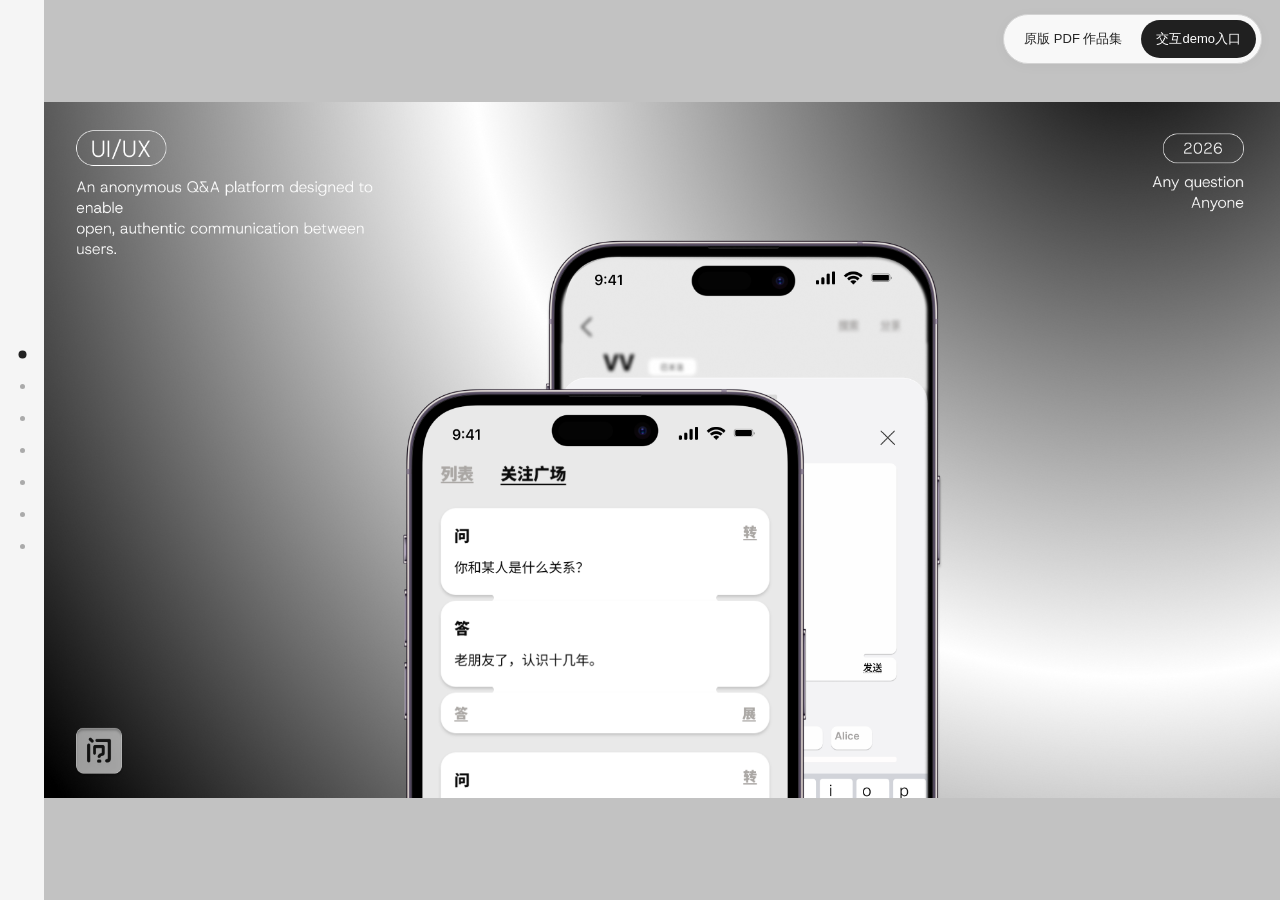
<file: index.html>
<!doctype html>
<html lang="zh-CN">
<head>
  <meta charset="UTF-8">
  <meta name="viewport" content="width=device-width, initial-scale=1.0, viewport-fit=cover">
  <meta name="theme-color" content="#f5f5f5">
  <meta name="description" content="四件的我的匿名提问箱作品集：产品设计、可交互 Demo、使用流程、界面与卡片结构设计。">
  <title>产品设计与 Vibe Coding 实践｜我的匿名提问箱</title>
  <link rel="stylesheet" href="./portfolio.css">
  <script type="module" src="./portfolio-pages.js"></script>
  <link rel="stylesheet" href="./entry-nav.css">
  <script type="module" src="./entry-nav.js"></script>
</head>
<body>
  <main id="portfolio-pages" tabindex="-1" aria-label="产品作品集">
    <h1 class="sr-only">产品设计与 Vibe Coding 实践｜我的匿名提问箱</h1>
    <section class="artwork cover" aria-label="我的匿名提问箱作品封面">
      <img src="./portfolio/cover.webp" width="1920" height="1080" alt="UI/UX 2026。我的匿名提问箱，以匿名问答连接真实交流。银灰色背景上的双手机产品展示。" fetchpriority="high">
    </section>
    <section id="experience" class="experience" aria-labelledby="experience-title">
      <h2 id="experience-title" class="sr-only">可交互产品演示</h2>
      <iframe src="./demo.html" title="我的匿名提问箱可交互 Demo" allow="clipboard-write" referrerpolicy="same-origin"></iframe>
    </section>
    <div id="design" class="design-pages">
      <section class="artwork" aria-label="使用流程">
          <img src="./portfolio/flow.webp" width="1920" height="1080" alt="使用流程：进入广场、提出问题、他人回答、查看回答、持续交流。" loading="lazy" decoding="async">
      </section>
      <section class="artwork" aria-label="产品展示海报">
          <img src="./portfolio/poster.webp" width="1920" height="1080" alt="我的匿名提问箱产品展示，匿名提问、真诚回应和自由交流的界面设计。" loading="lazy" decoding="async">
      </section>
      <section class="artwork" aria-label="高保真模型与票据卡片结构">
          <img src="./portfolio/model.webp" width="1920" height="1080" alt="高保真模型：主界面、提问与回答界面之间的交互关系，以及一、二、三号票据卡片的组合结构。" loading="lazy" decoding="async">
      </section>
      <section class="artwork" aria-label="真机使用场景">
          <img src="./portfolio/hands.webp?v=20261016" width="1920" height="1080" alt="手持手机体验匿名提问箱的产品使用场景。" loading="lazy" decoding="async">
      </section>
      <section class="artwork" aria-label="Question Box APP 视觉展示">
          <img src="./portfolio/closing.webp" width="1920" height="1080" alt="Question Box APP，手机与独立问答票据卡片的最终视觉展示。" loading="lazy" decoding="async">
      </section>
    </div>
  </main>
</body>
</html>
</file>
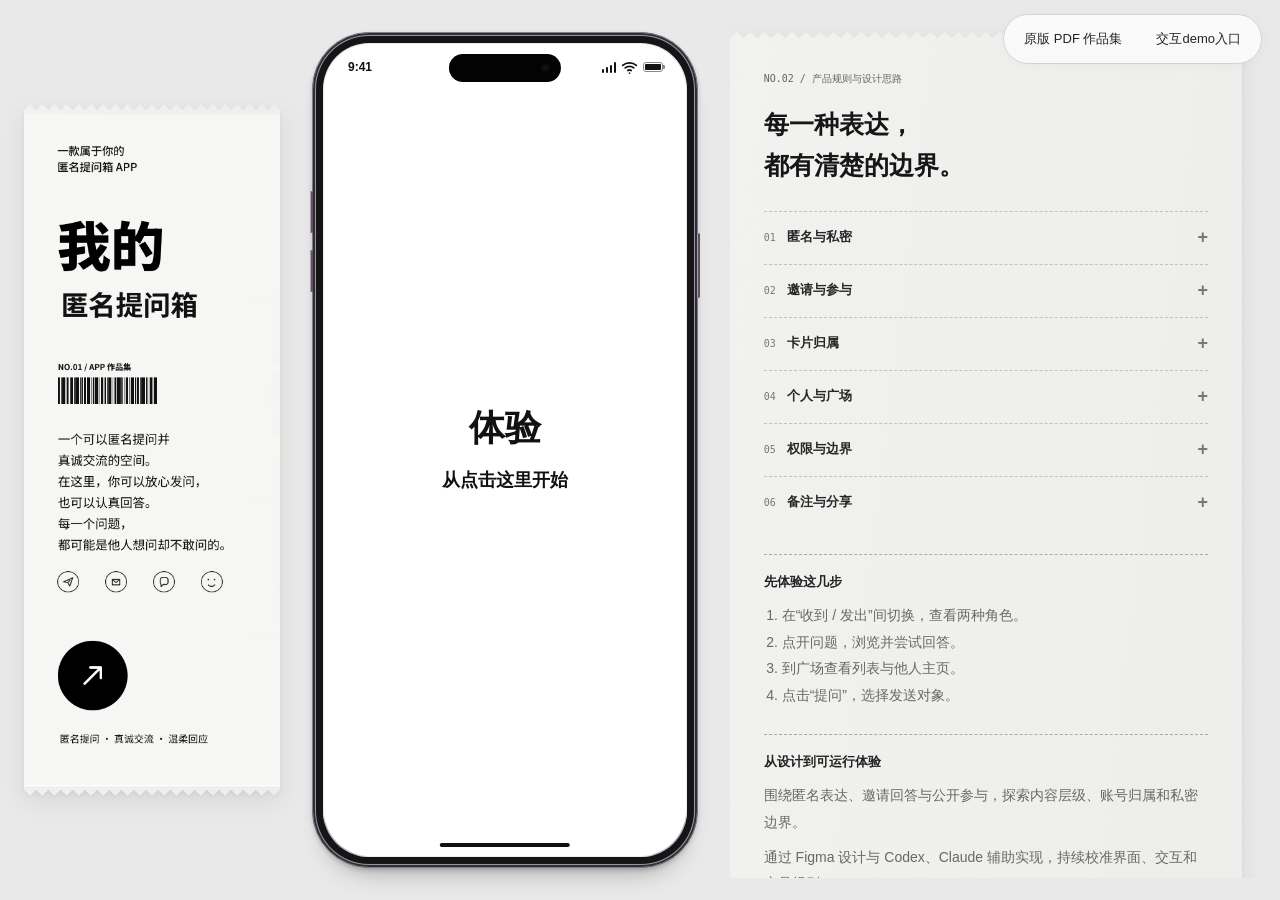
<file: demo.html>
<!doctype html>
<html lang="zh-CN">
<head>
  <meta charset="UTF-8">
  <meta name="viewport" content="width=device-width, initial-scale=1.0, viewport-fit=cover">
  <meta name="theme-color" content="#ececec">
  <title>提问箱</title>
  <script type="module" crossorigin src="./assets/index-LgrNOcZf.js"></script>
  <link rel="stylesheet" crossorigin href="./assets/index-Cpjx-qmE.css">
  <link rel="stylesheet" href="./demo-frame.css">
  <link rel="stylesheet" href="./project-notes.css">
  <link rel="stylesheet" href="./device-frame.css">
  <link rel="stylesheet" href="./receipt-notes.css">
  <link rel="stylesheet" href="./receipt-layout.css">
  <script type="module" src="./project-notes.js"></script>
  <link rel="stylesheet" href="./entry-nav.css">
  <script type="module" src="./entry-nav.js"></script>
</head>
<body>
  <main id="app" class="app-shell" aria-live="polite"></main>
  <div id="toast" class="toast" role="status"></div>
</body>
</html>
</file>
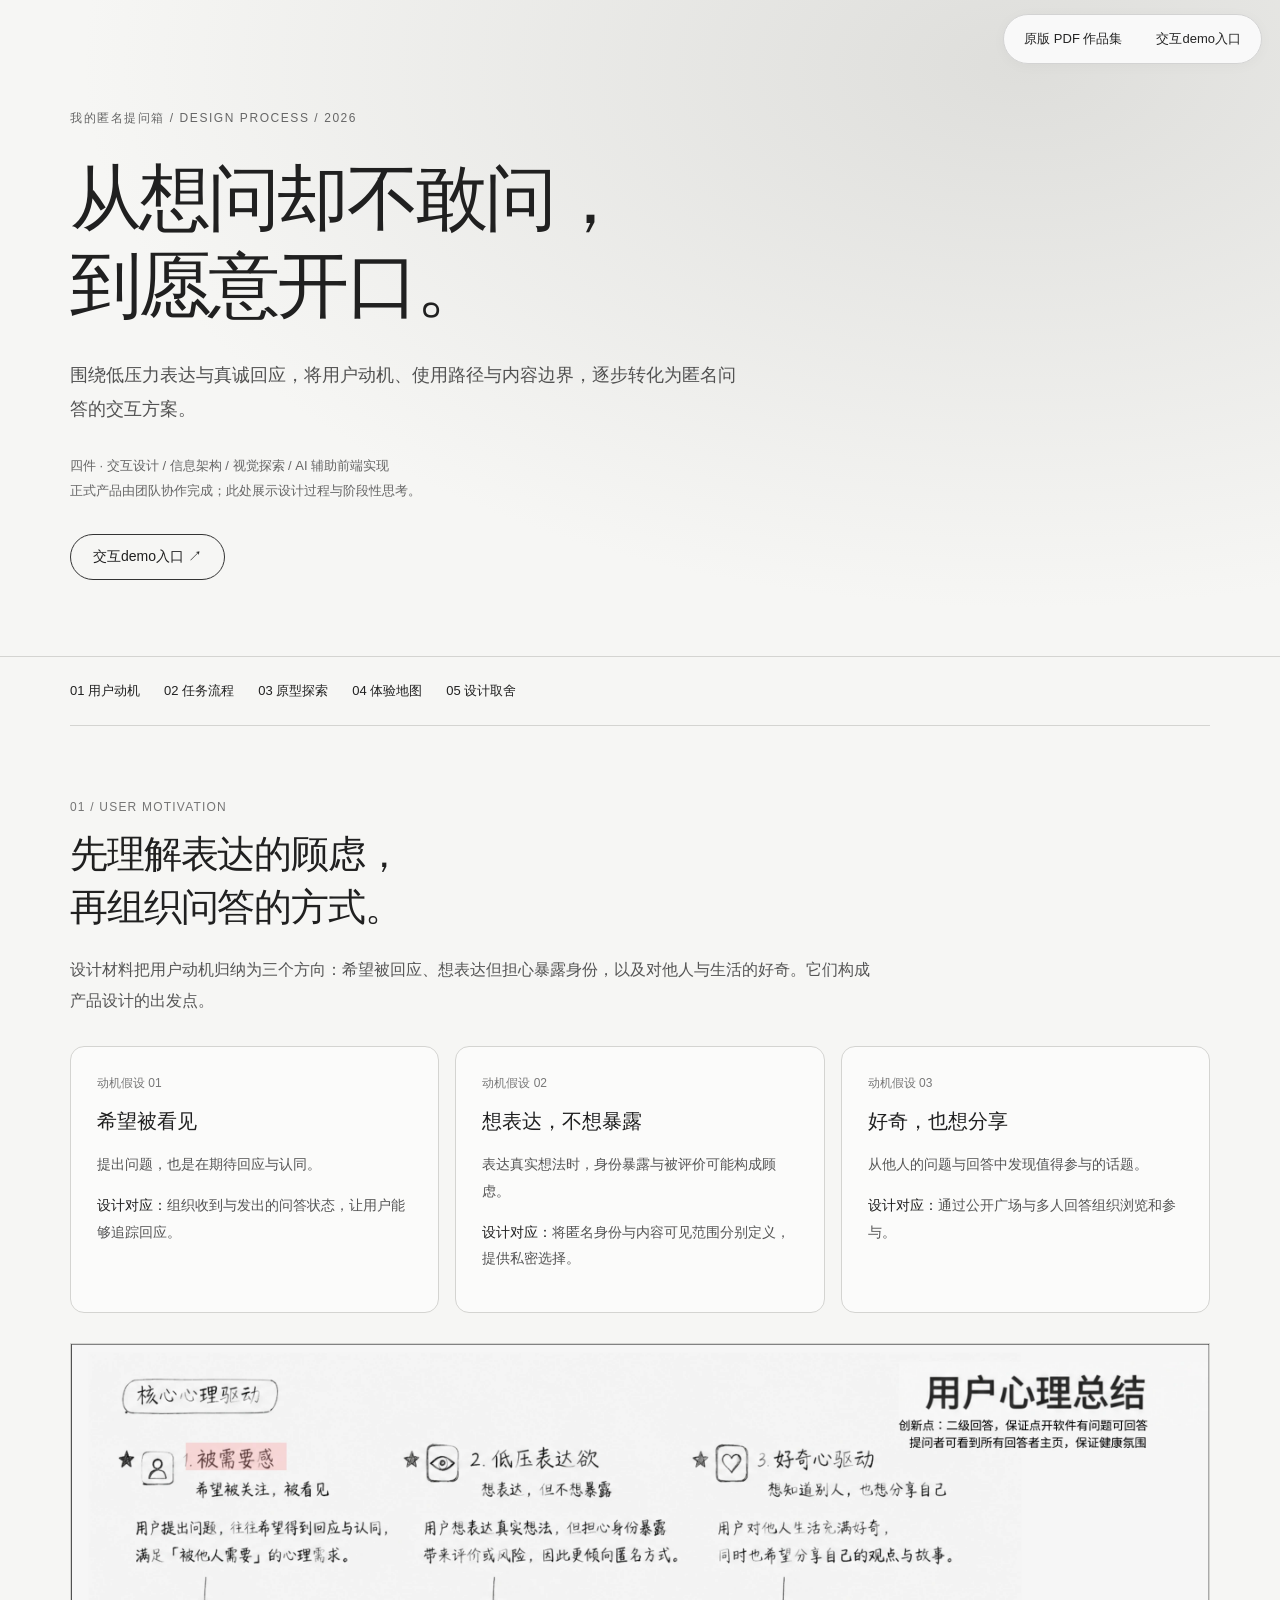
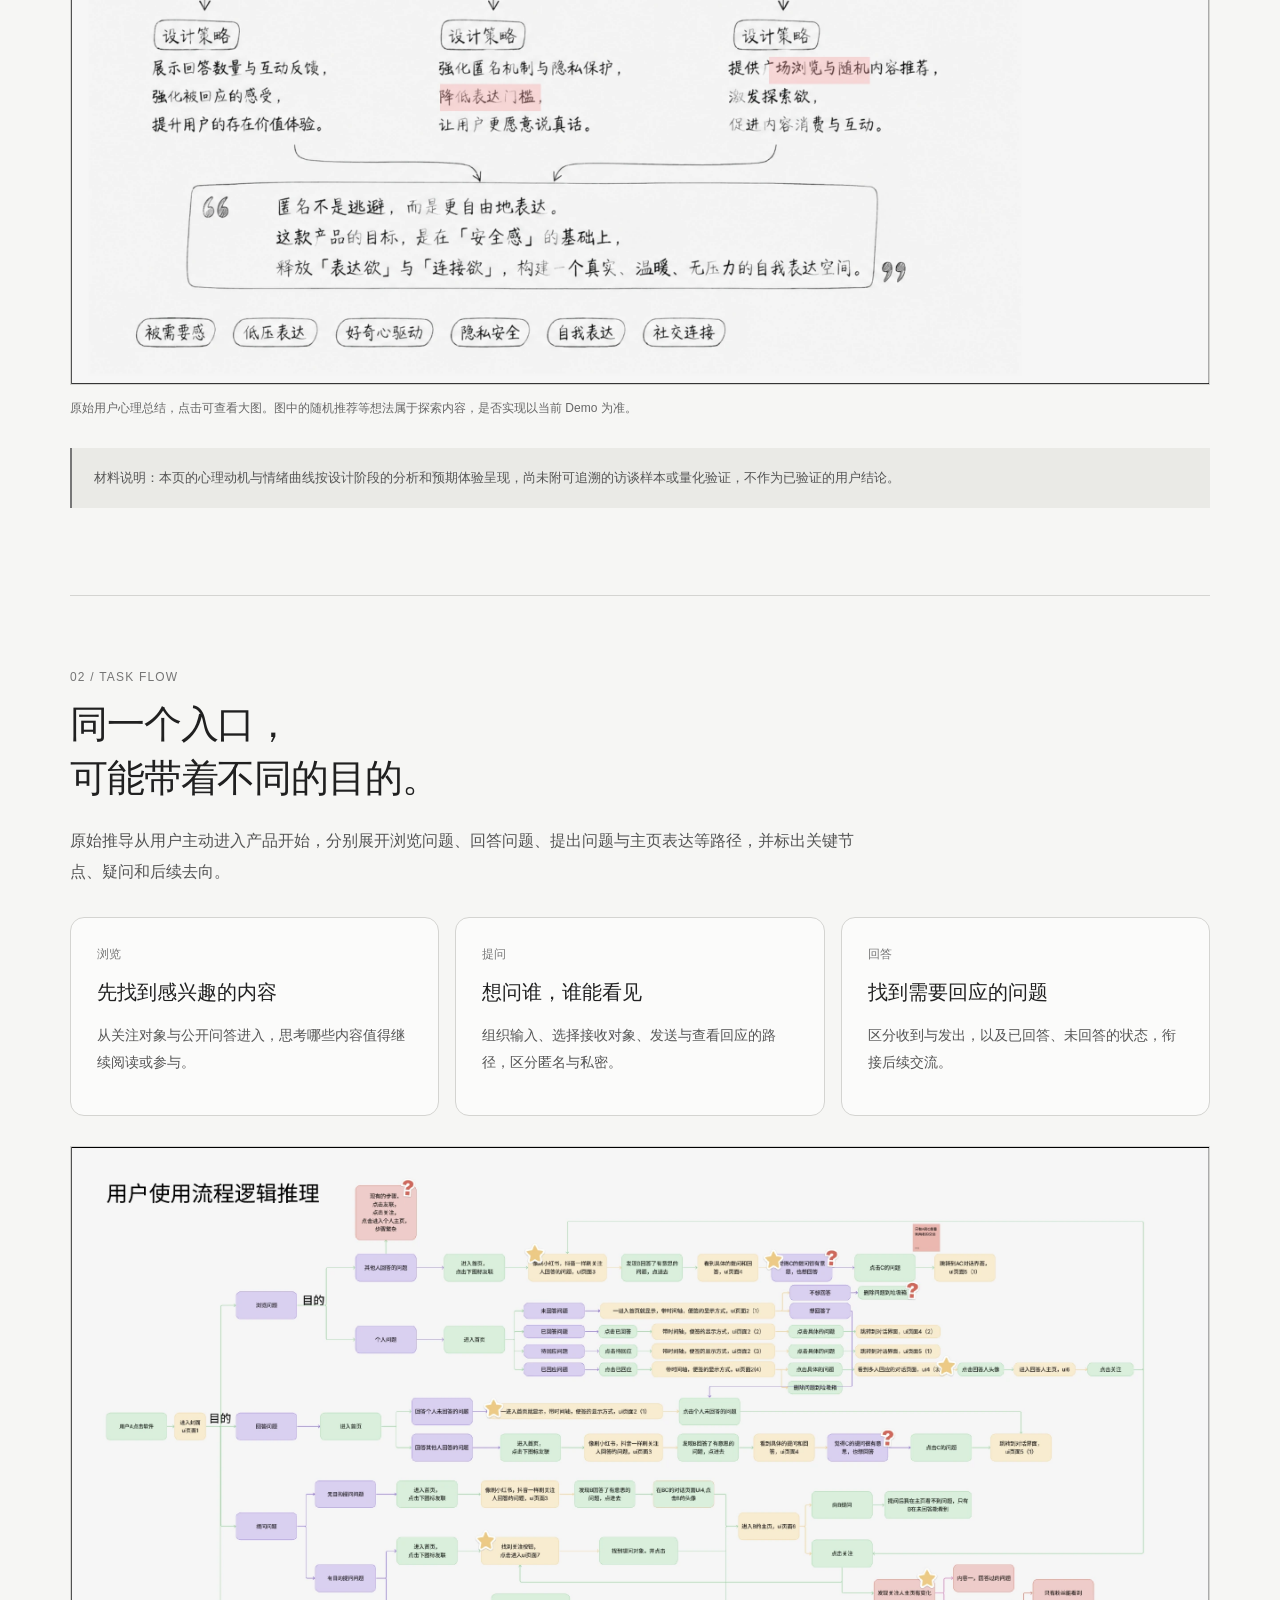
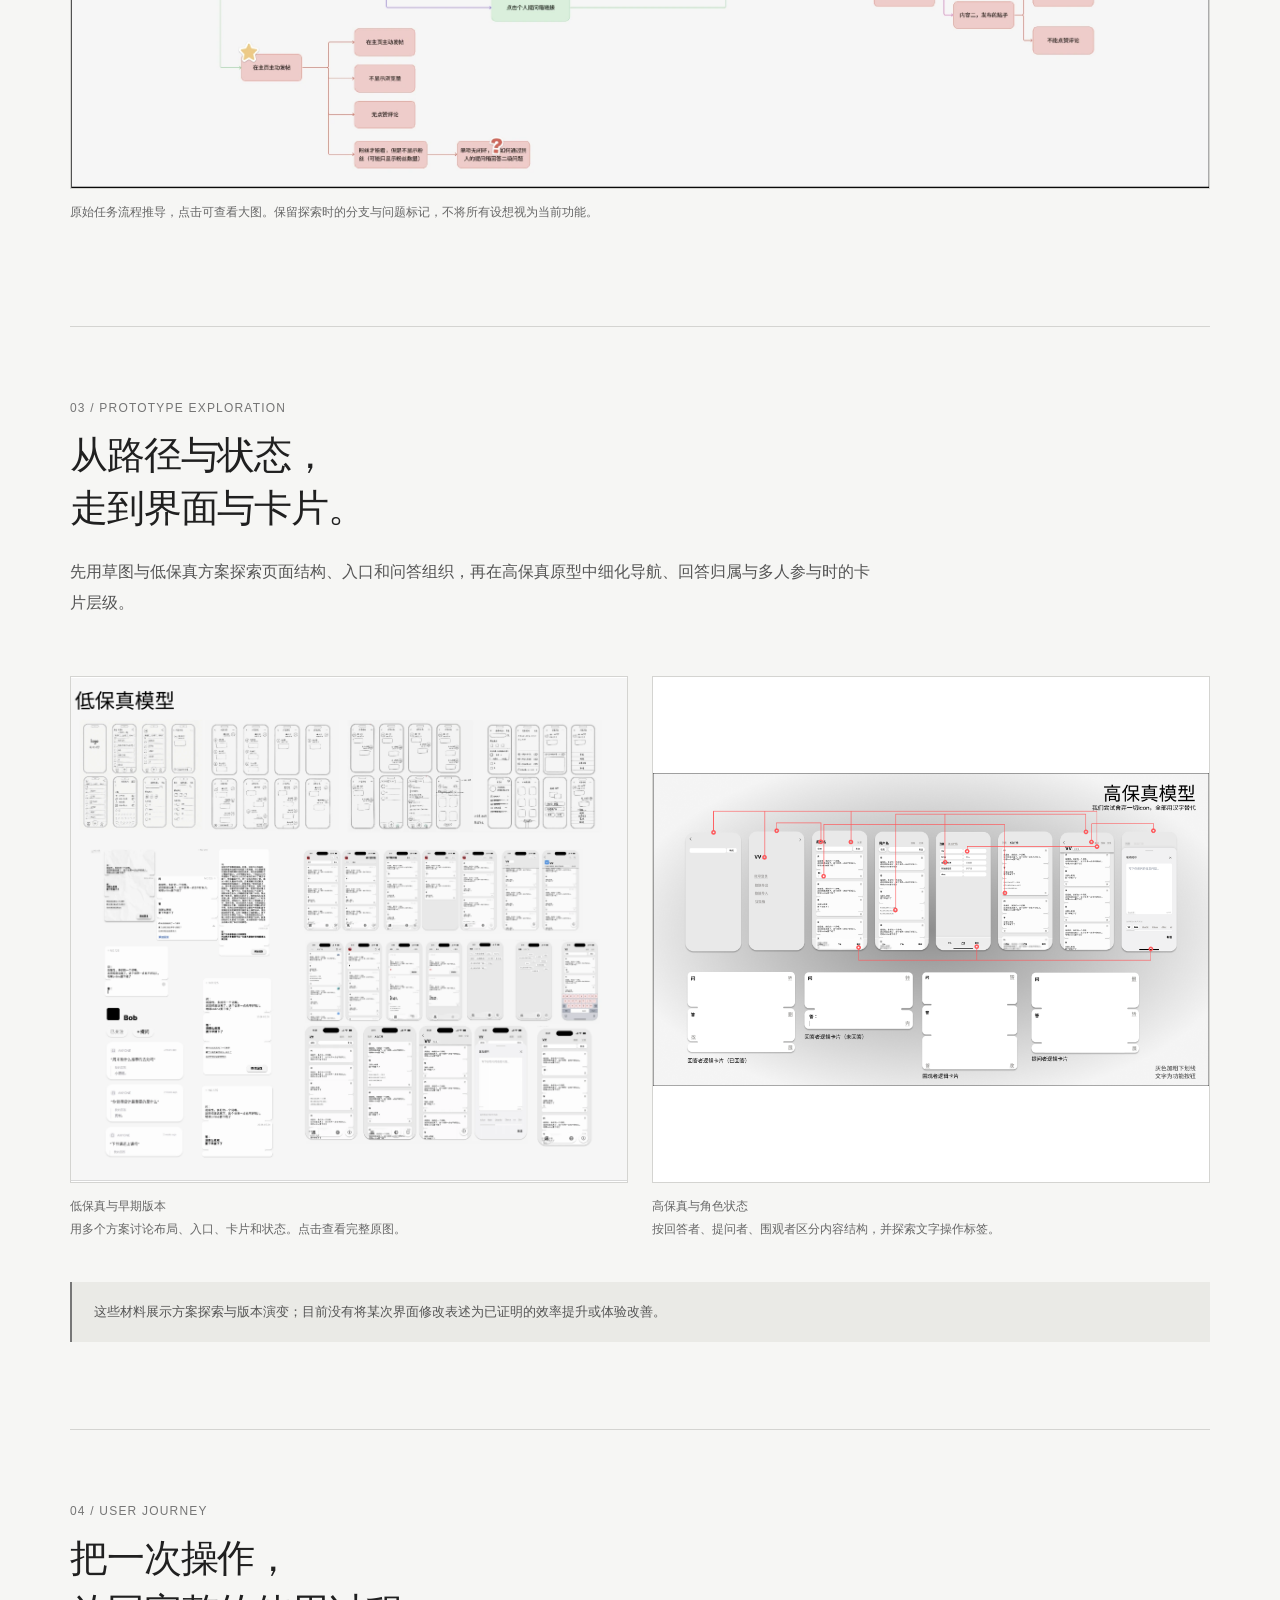
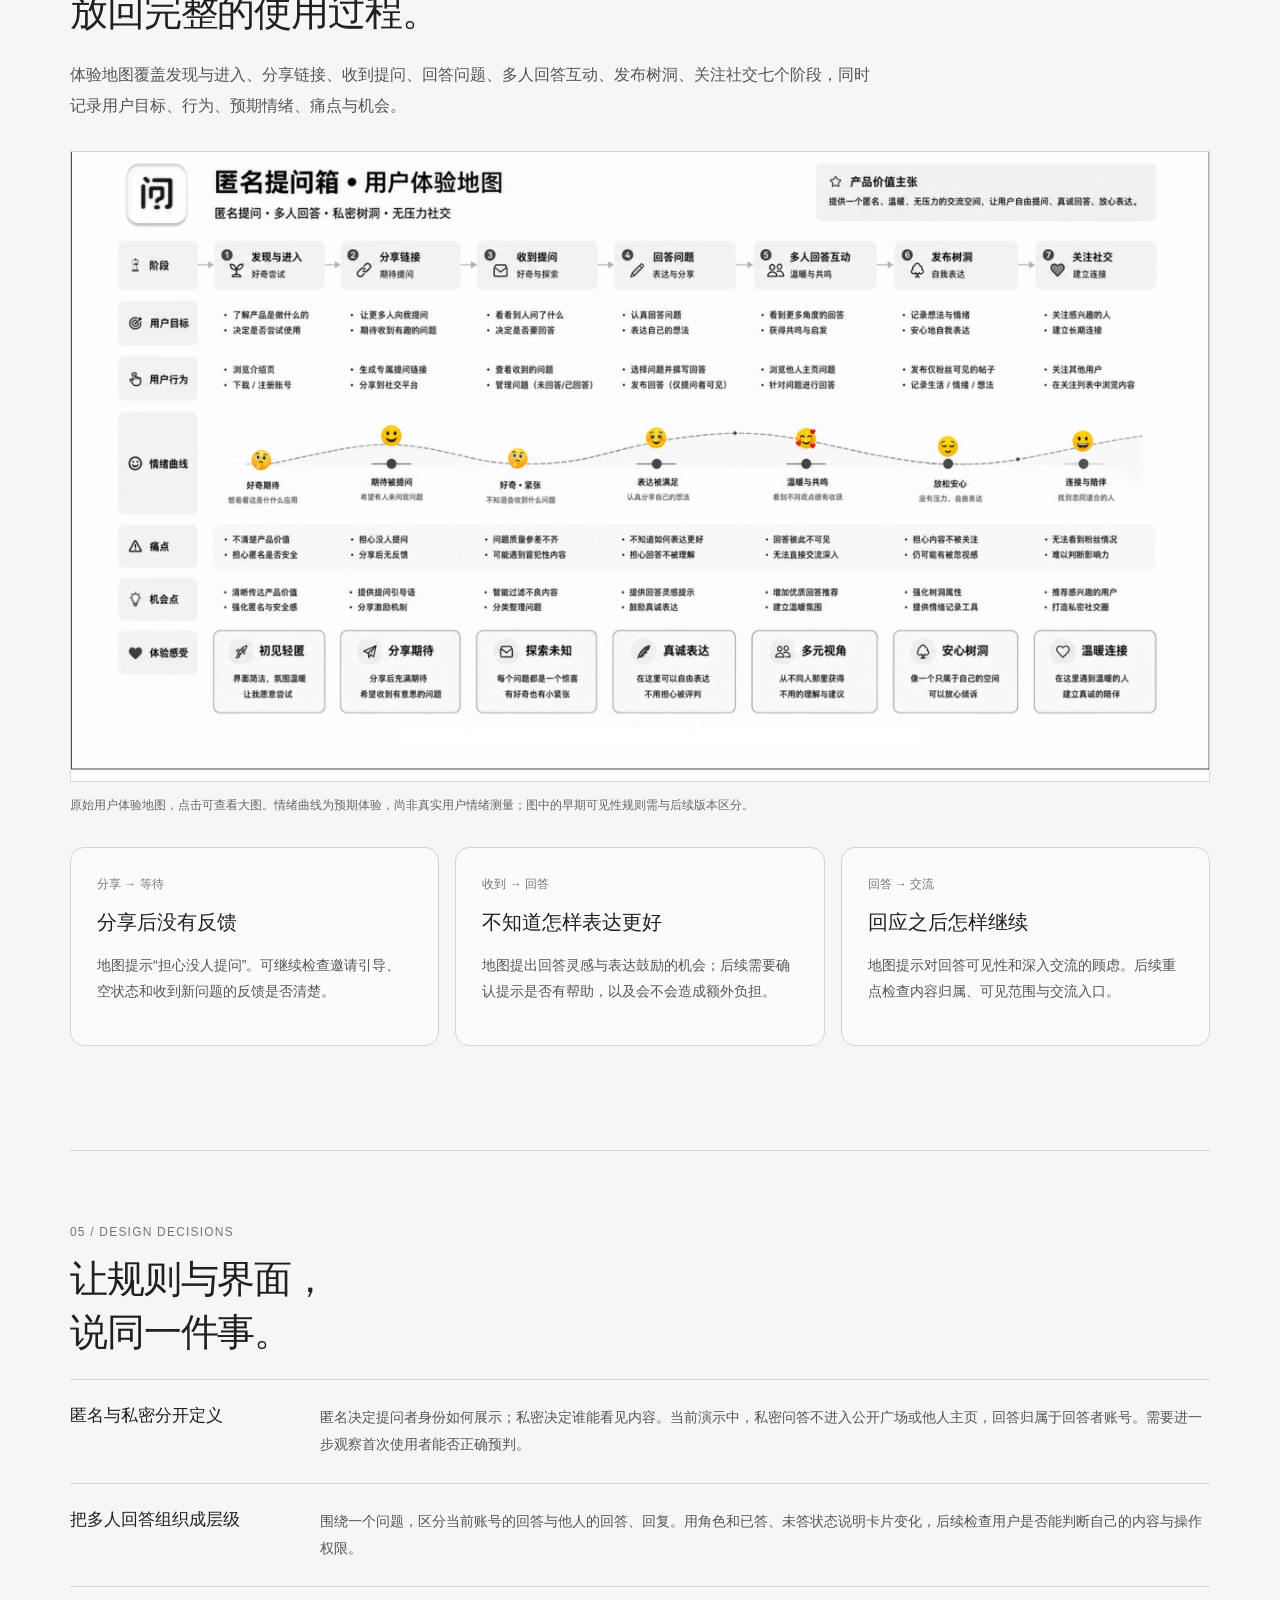
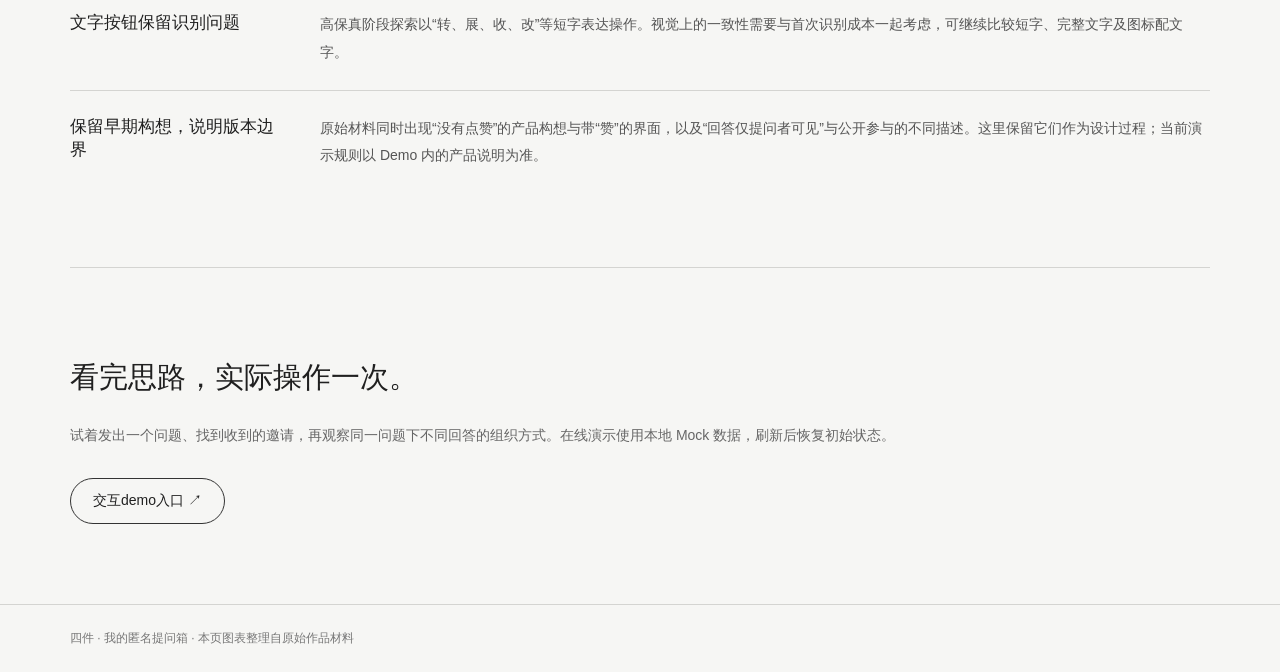
<file: design.html>
<!doctype html>
<html lang="zh-CN">
<head>
 <meta charset="utf-8"><meta name="viewport" content="width=device-width,initial-scale=1">
 <meta name="description" content="四件的匿名提问箱设计过程：用户动机、任务流程、低保真探索、用户体验地图与设计取舍。">
 <title>查看设计过程｜我的匿名提问箱 · 四件</title>
 <link rel="stylesheet" href="./design.css"><link rel="stylesheet" href="./entry-nav.css">
 <script type="module" src="./entry-nav.js"></script>
</head>
<body>
<header class="hero"><div class="wrap">
 <div class="eyebrow">我的匿名提问箱 / DESIGN PROCESS / 2026</div>
 <h1>从想问却不敢问，<br>到愿意开口。</h1>
 <p class="intro">围绕低压力表达与真诚回应，将用户动机、使用路径与内容边界，逐步转化为匿名问答的交互方案。</p>
 <p class="meta">四件 · 交互设计 / 信息架构 / 视觉探索 / AI 辅助前端实现<br>正式产品由团队协作完成；此处展示设计过程与阶段性思考。</p>
 <div class="actions"><a class="button" href="./index.html">交互demo入口 ↗</a></div>
</div></header>
<main class="wrap">
 <nav class="jump" aria-label="设计过程目录"><a href="#motivation">01 用户动机</a><a href="#flow">02 任务流程</a><a href="#prototype">03 原型探索</a><a href="#journey">04 体验地图</a><a href="#decisions">05 设计取舍</a></nav>
 <section class="section" id="motivation">
  <div class="section-number">01 / USER MOTIVATION</div><h2>先理解表达的顾虑，<br>再组织问答的方式。</h2>
  <p class="lead">设计材料把用户动机归纳为三个方向：希望被回应、想表达但担心暴露身份，以及对他人与生活的好奇。它们构成产品设计的出发点。</p>
  <div class="cards">
   <article class="card"><span class="small">动机假设 01</span><h3>希望被看见</h3><p>提出问题，也是在期待回应与认同。</p><p><strong>设计对应：</strong>组织收到与发出的问答状态，让用户能够追踪回应。</p></article>
   <article class="card"><span class="small">动机假设 02</span><h3>想表达，不想暴露</h3><p>表达真实想法时，身份暴露与被评价可能构成顾虑。</p><p><strong>设计对应：</strong>将匿名身份与内容可见范围分别定义，提供私密选择。</p></article>
   <article class="card"><span class="small">动机假设 03</span><h3>好奇，也想分享</h3><p>从他人的问题与回答中发现值得参与的话题。</p><p><strong>设计对应：</strong>通过公开广场与多人回答组织浏览和参与。</p></article>
  </div>
  <figure><a href="./portfolio/process/user-motivation.webp" target="_blank" rel="noopener"><img src="./portfolio/process/user-motivation.webp" alt="原始设计材料中的用户心理总结：被需要感、低压表达欲和好奇心驱动。" loading="lazy"></a><figcaption>原始用户心理总结，点击可查看大图。图中的随机推荐等想法属于探索内容，是否实现以当前 Demo 为准。</figcaption></figure>
  <p class="note">材料说明：本页的心理动机与情绪曲线按设计阶段的分析和预期体验呈现，尚未附可追溯的访谈样本或量化验证，不作为已验证的用户结论。</p>
 </section>
 <section class="section" id="flow">
  <div class="section-number">02 / TASK FLOW</div><h2>同一个入口，<br>可能带着不同的目的。</h2>
  <p class="lead">原始推导从用户主动进入产品开始，分别展开浏览问题、回答问题、提出问题与主页表达等路径，并标出关键节点、疑问和后续去向。</p>
  <div class="cards">
   <article class="card"><span class="small">浏览</span><h3>先找到感兴趣的内容</h3><p>从关注对象与公开问答进入，思考哪些内容值得继续阅读或参与。</p></article>
   <article class="card"><span class="small">提问</span><h3>想问谁，谁能看见</h3><p>组织输入、选择接收对象、发送与查看回应的路径，区分匿名与私密。</p></article>
   <article class="card"><span class="small">回答</span><h3>找到需要回应的问题</h3><p>区分收到与发出，以及已回答、未回答的状态，衔接后续交流。</p></article>
  </div>
  <figure><a href="./portfolio/process/task-flow.webp" target="_blank" rel="noopener"><img src="./portfolio/process/task-flow.webp" alt="用户使用流程逻辑推理原图，展开浏览、回答、提问和主页表达的分支与疑问节点。" loading="lazy"></a><figcaption>原始任务流程推导，点击可查看大图。保留探索时的分支与问题标记，不将所有设想视为当前功能。</figcaption></figure>
 </section>
 <section class="section" id="prototype">
  <div class="section-number">03 / PROTOTYPE EXPLORATION</div><h2>从路径与状态，<br>走到界面与卡片。</h2>
  <p class="lead">先用草图与低保真方案探索页面结构、入口和问答组织，再在高保真原型中细化导航、回答归属与多人参与时的卡片层级。</p>
  <div class="pair">
   <figure><a href="./portfolio/process/prototype-exploration.webp" target="_blank" rel="noopener"><img src="./portfolio/process/prototype-exploration.webp" alt="多组手绘低保真草图和早期界面探索。" loading="lazy"></a><figcaption><strong>低保真与早期版本</strong><br>用多个方案讨论布局、入口、卡片和状态。点击查看完整原图。</figcaption></figure>
   <figure><a href="./portfolio/model.webp" target="_blank" rel="noopener"><img src="./portfolio/model.webp" alt="高保真原型的页面关系，以及回答者、提问者、围观者的卡片结构。" loading="lazy"></a><figcaption><strong>高保真与角色状态</strong><br>按回答者、提问者、围观者区分内容结构，并探索文字操作标签。</figcaption></figure>
  </div>
  <p class="note">这些材料展示方案探索与版本演变；目前没有将某次界面修改表述为已证明的效率提升或体验改善。</p>
 </section>
 <section class="section" id="journey">
  <div class="section-number">04 / USER JOURNEY</div><h2>把一次操作，<br>放回完整的使用过程。</h2>
  <p class="lead">体验地图覆盖发现与进入、分享链接、收到提问、回答问题、多人回答互动、发布树洞、关注社交七个阶段，同时记录用户目标、行为、预期情绪、痛点与机会。</p>
  <figure><a href="./portfolio/process/user-journey.webp" target="_blank" rel="noopener"><img src="./portfolio/process/user-journey.webp" alt="七阶段用户体验地图，包括用户目标、行为、情绪曲线、痛点、机会点与体验感受。" loading="lazy"></a><figcaption>原始用户体验地图，点击可查看大图。情绪曲线为预期体验，尚非真实用户情绪测量；图中的早期可见性规则需与后续版本区分。</figcaption></figure>
  <div class="cards">
   <article class="card"><span class="small">分享 → 等待</span><h3>分享后没有反馈</h3><p>地图提示“担心没人提问”。可继续检查邀请引导、空状态和收到新问题的反馈是否清楚。</p></article>
   <article class="card"><span class="small">收到 → 回答</span><h3>不知道怎样表达更好</h3><p>地图提出回答灵感与表达鼓励的机会；后续需要确认提示是否有帮助，以及会不会造成额外负担。</p></article>
   <article class="card"><span class="small">回答 → 交流</span><h3>回应之后怎样继续</h3><p>地图提示对回答可见性和深入交流的顾虑。后续重点检查内容归属、可见范围与交流入口。</p></article>
  </div>
 </section>
 <section class="section" id="decisions">
  <div class="section-number">05 / DESIGN DECISIONS</div><h2>让规则与界面，<br>说同一件事。</h2>
  <div class="decision"><h3>匿名与私密分开定义</h3><p>匿名决定提问者身份如何展示；私密决定谁能看见内容。当前演示中，私密问答不进入公开广场或他人主页，回答归属于回答者账号。需要进一步观察首次使用者能否正确预判。</p></div>
  <div class="decision"><h3>把多人回答组织成层级</h3><p>围绕一个问题，区分当前账号的回答与他人的回答、回复。用角色和已答、未答状态说明卡片变化，后续检查用户是否能判断自己的内容与操作权限。</p></div>
  <div class="decision"><h3>文字按钮保留识别问题</h3><p>高保真阶段探索以“转、展、收、改”等短字表达操作。视觉上的一致性需要与首次识别成本一起考虑，可继续比较短字、完整文字及图标配文字。</p></div>
  <div class="decision"><h3>保留早期构想，说明版本边界</h3><p>原始材料同时出现“没有点赞”的产品构想与带“赞”的界面，以及“回答仅提问者可见”与公开参与的不同描述。这里保留它们作为设计过程；当前演示规则以 Demo 内的产品说明为准。</p></div>
 </section>
 <section class="closing"><h2>看完思路，实际操作一次。</h2><p>试着发出一个问题、找到收到的邀请，再观察同一问题下不同回答的组织方式。在线演示使用本地 Mock 数据，刷新后恢复初始状态。</p><div class="actions"><a class="button" href="./index.html">交互demo入口 ↗</a></div></section>
</main>
<footer><div class="wrap">四件 · 我的匿名提问箱 · 本页图表整理自原始作品材料</div></footer>
</body></html>
</file>
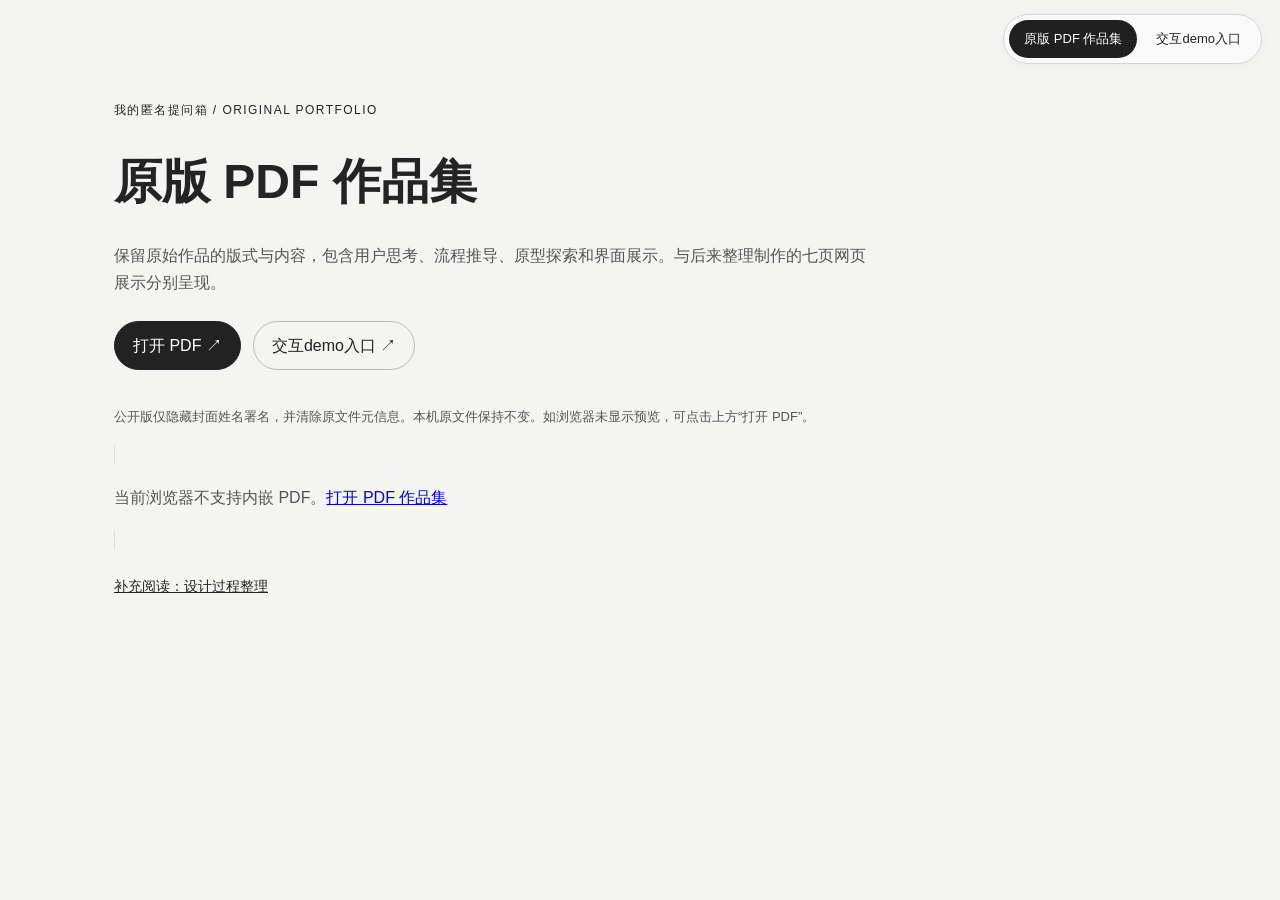
<file: pdf.html>
<!doctype html>
<html lang="zh-CN"><head><meta charset="utf-8"><meta name="viewport" content="width=device-width,initial-scale=1"><title>原版 PDF 作品集｜我的匿名提问箱 · 四件</title><link rel="stylesheet" href="./entry-nav.css"><script type="module" src="./entry-nav.js"></script>
<style>*{box-sizing:border-box}body{margin:0;color:#242424;background:#f4f4f2;font:16px/1.7 Arial,"Microsoft YaHei",sans-serif}main{max-width:1100px;margin:auto;padding:100px 24px 36px}h1{font-size:clamp(28px,4vw,48px);line-height:1.2}p{max-width:760px;color:#555}.actions{display:flex;flex-wrap:wrap;gap:12px;margin:24px 0 36px}.actions a{border:1px solid #bbb;border-radius:99px;padding:10px 18px;text-decoration:none;color:#222}.actions a:first-child{color:white;background:#222;border-color:#222}.preview{width:100%;height:75vh;min-height:500px;border:1px solid #ddd;background:white}.eyebrow{font-size:12px;letter-spacing:.12em}.note{font-size:13px}footer{padding-top:20px;font-size:14px}footer a{color:inherit}@media(max-width:600px){main{padding:88px 18px 24px}.preview{height:65vh;min-height:380px}}</style></head>
<body><main><div class="eyebrow">我的匿名提问箱 / ORIGINAL PORTFOLIO</div><h1>原版 PDF 作品集</h1><p>保留原始作品的版式与内容，包含用户思考、流程推导、原型探索和界面展示。与后来整理制作的七页网页展示分别呈现。</p><div class="actions"><a href="./portfolio/question-box-original.pdf" target="_blank" rel="noopener">打开 PDF ↗</a><a href="./index.html">交互demo入口 ↗</a></div><p class="note">公开版仅隐藏封面姓名署名，并清除原文件元信息。本机原文件保持不变。如浏览器未显示预览，可点击上方“打开 PDF”。</p><object class="preview" data="./portfolio/question-box-original.pdf" type="application/pdf" aria-label="原版 PDF 作品集预览"><p>当前浏览器不支持内嵌 PDF。<a href="./portfolio/question-box-original.pdf">打开 PDF 作品集</a></p></object><footer><a href="./design.html">补充阅读：设计过程整理</a></footer></main></body></html>
</file>
<file: portfolio.css>
:root { color-scheme: light; font-family: Arial, "Microsoft YaHei", sans-serif; background: #f5f5f5; color: #161616; }
* { box-sizing: border-box; }
html, body { height: 100%; overflow: hidden; }
body { margin: 0; }
main { width: 100%; height: 100svh; height: 100dvh; padding-left: calc(44px + env(safe-area-inset-left, 0px)); overflow-y: auto; overflow-x: hidden; scroll-snap-type: y mandatory; overscroll-behavior-y: none; scrollbar-width: none; }
main::-webkit-scrollbar { display: none; }
main:focus { outline: none; }
.design-pages { display: contents; }
.sr-only { position: absolute; width: 1px; height: 1px; padding: 0; margin: -1px; overflow: hidden; clip-path: inset(50%); white-space: nowrap; border: 0; }
.artwork, .experience { position: relative; width: 100%; height: 100%; margin: 0; scroll-snap-align: start; scroll-snap-stop: always; }
.artwork { display: grid; place-items: center; background: #f5f5f5; }
.cover { background: #c2c2c2; }
.artwork > img { display: block; width: 100%; height: 100%; object-fit: contain; user-select: none; -webkit-user-drag: none; }
.motion-enabled .artwork:not(.cover):not(.is-entered):not(.is-entering) > img,
.motion-enabled .artwork:not(.is-entered):not(.is-entering) .flow-stage,
.motion-enabled .artwork:not(.is-entered):not(.is-entering) .poster-stage { visibility: hidden; }
.experience { background: #ececec; }
.experience iframe { display: block; width: 100%; height: 100%; border: 0; }
.flow-stage { position: absolute; left: 50%; top: 50%; transform: translate(-50%, -50%); width: min(100%, calc(100dvh * 16 / 9)); aspect-ratio: 16 / 9; overflow: hidden; pointer-events: none; }
.flow-backdrop, .flow-left, .flow-phone { position: absolute; background-image: url('./portfolio/flow.webp'); background-repeat: no-repeat; }
.flow-backdrop { inset: 0; background-size: 100% 100%; mask: url('./portfolio/flow-mask.svg') 0 0 / 100% 100%; }
.flow-left { top: 0; left: 0; width: 18.229167%; height: 100%; background-size: 548.571429% 100%; }
.flow-phone { top: 24.074074%; height: 57.407407%; background-size: var(--bg-width) 174.193548%; background-position: var(--bg-x) 56.521739%; }
.flow-ready:not(.flow-rest) > img { visibility: hidden; }
.flow-rest .flow-stage { visibility: hidden; }
.ticket-flight { position: fixed; z-index: 4; transform-origin: 0 0; pointer-events: none; overflow: hidden; }
.ticket-flight-source, .ticket-flight-target { position: absolute; inset: 0; overflow: hidden; }
.ticket-flight-source img { position: absolute; top: -4.903%; left: -9.223%; width: 109.223%; height: 109.806%; }
.ticket-flight-target { background: url('./portfolio/flow.webp') 0 0 / 548.571429% 100% no-repeat; }
.poster-stage { position: absolute; left: 50%; top: 50%; transform: translate(-50%, -50%); width: min(100%, calc(100dvh * 16 / 9)); aspect-ratio: 16 / 9; overflow: hidden; pointer-events: none; }
.poster-copy, .poster-details, .poster-shadow { position: absolute; inset: 0; background: url('./portfolio/poster.webp') 0 0 / 100% 100% no-repeat; }
.poster-copy { clip-path: inset(0 66% 0 0); }
.poster-details { clip-path: polygon(90.8% 0,100% 0,100% 100%,34% 100%,34% 92.2%,90.8% 92.2%); }
.poster-shadow { clip-path: polygon(33% 76%, 61% 76%, 69% 84%, 90% 80%, 94% 89%, 76% 94%, 35% 90%); }
.poster-phones { position: absolute; left: 30.416667%; top: 9.259259%; width: 60.104167%; height: 81.481481%; }
.poster-phone { position: absolute; inset: 0; background: url('./portfolio/poster-phone-group.png') 0 0 / 100% 100% no-repeat; mask: url('./portfolio/poster-phone-mask.png') 0 0 / 100% 100% no-repeat; transform-origin: 50% 78%; }
.poster-phone-center { z-index: 3; clip-path: polygon(37.7% 7.4%,40% 3.1%,43% 2.3%,60.8% 3.4%,65% 6.6%,67.2% 10.7%,67.2% 14.5%,60.9% 83%,58.9% 86.5%,56.3% 88.2%,34.8% 84.8%,32.4% 81.9%,31.8% 78.2%,36.9% 11.9%); }
.poster-phone-left { z-index: 1; clip-path: polygon(7.8% 15.3%,10.1% 10.2%,29.9% 4.9%,33.1% 6.5%,35.3% 10.8%,37.7% 27.3%,32.2% 77.4%,32% 80.8%,34.3% 84.5%,22.2% 87.2%,18.7% 85.1%,16.9% 80.5%); }
.poster-phone-right { z-index: 2; clip-path: polygon(67.2% 20.1%,69.4% 16.5%,72.5% 15.7%,91.6% 20%,94.4% 23.2%,95.2% 26.9%,84.4% 93.1%,82.3% 97.4%,80.4% 98.5%,60.3% 93.1%,58.4% 90.7%,58.1% 87.6%,61.4% 79.8%); }
.poster-ready:not(.poster-rest) > img { visibility: hidden; }
.poster-rest .poster-stage { visibility: hidden; }
.flow-finishing > img, .poster-finishing > img { visibility: visible !important; }
.page-nav { position: fixed; left: calc(4px + env(safe-area-inset-left, 0px)); top: 50%; transform: translateY(-50%); z-index: 5; }
.page-nav button { display: grid; place-items: center; width: 36px; height: 32px; padding: 0; border: 0; background: none; cursor: pointer; }
.page-nav button:focus-visible { outline: 1px solid #555; outline-offset: -3px; border-radius: 50%; }
.page-dots { display: flex; flex-direction: column; }
.page-dots button::before { content: ""; display: block; width: 5px; height: 5px; border-radius: 50%; background: #aaa; transition: transform 180ms, background 180ms; }
.page-dots button:hover::before { background: #555; }
.page-dots button[aria-current="page"]::before { transform: scale(1.6); background: #222; }
@media (max-width: 1099px) {
  main { padding-left: calc(28px + env(safe-area-inset-left, 0px)); }
  .page-nav { left: env(safe-area-inset-left, 0px); }
  .page-nav button { width: 28px; }
}
@media (prefers-reduced-motion: reduce) { .page-dots button::before { transition: none; } }
</file>
<file: entry-nav.css>
.entry-nav{position:fixed;z-index:100;top:14px;right:18px;display:flex;gap:4px;padding:5px;border:1px solid #d3d3d3;border-radius:999px;background:rgba(250,250,250,.96);box-shadow:0 2px 14px #00000008;font:500 13px/1.4 Arial,"Microsoft YaHei",sans-serif}
.entry-nav a{display:block;padding:10px 15px;border-radius:999px;color:#242424;text-decoration:none;white-space:nowrap}
.entry-nav a:hover,.entry-nav a[aria-current=page]{color:#fff;background:#202020}
.entry-nav a:focus-visible{outline:2px solid #555;outline-offset:2px}
@media(max-width:600px){.entry-nav{top:8px;right:8px;gap:0;padding:3px}.entry-nav a{font-size:12px;padding:9px 11px}}
@media(max-width:1099px){body.has-entry-nav .project-mobile-bar{top:52px}body.has-entry-nav .app-shell{margin-top:88px;height:calc(100svh - 88px);height:calc(100dvh - 88px)}body.has-entry-nav .demo-entry{top:88px}}
</file>
<file: assets/index-Cpjx-qmE.css>
:root{color-scheme:light;--bg: #e9e9e9;--card: #fff;--ink: #111;--muted: #aaa7a4;--soft-shadow: 0 2px 3px rgba(0,0,0,.16);--lift-shadow: 0 12px 22px rgba(0,0,0,.12);--card-radius: 16px;--card-gap: 6px;--card-bridge-inset: 52px;--card-notch-radius: 3px;--connector-delay: 80ms;--connector-fade: .12s;font-family:-apple-system,BlinkMacSystemFont,SF Pro Text,PingFang SC,Segoe UI,sans-serif}*{box-sizing:border-box}html,body{margin:0;min-height:100%;background:var(--bg);color:var(--ink)}body{overflow:hidden}button,textarea,input{font:inherit}button{border:0;padding:0;background:none;color:inherit;cursor:pointer;-webkit-tap-highlight-color:transparent}.app-shell{width:100vw;height:100svh;overflow:hidden;background:var(--bg)}@supports (height: 100dvh){.app-shell{height:100dvh}}.screen{--rubber-y: 0px;height:100%;overflow:auto;padding:calc(18px + env(safe-area-inset-top)) max(22px,env(safe-area-inset-right)) calc(104px + env(safe-area-inset-bottom)) max(22px,env(safe-area-inset-left));scrollbar-width:none;overscroll-behavior:contain;transform:translate3d(0,calc(var(--rubber-y) * -1),0);transform-origin:50% 48%;transition:transform .62s cubic-bezier(.18,.88,.16,1),filter .62s cubic-bezier(.18,.88,.16,1)}.screen::-webkit-scrollbar{display:none}.app-shell.menu-open .screen{transform:translate3d(0,8px,0) scale(.94);filter:blur(4px);pointer-events:none}.app-shell.menu-open .bottom-nav{transform:translateY(8px) scale(.94);filter:blur(4px);transition:transform .62s cubic-bezier(.18,.88,.16,1),filter .62s cubic-bezier(.18,.88,.16,1);pointer-events:none}.topbar{max-width:430px;margin:0 auto;min-height:62px;position:relative;display:block}.brand{position:absolute;left:6px;top:3px;min-width:48px;text-align:left;font-size:22px;line-height:30px;font-weight:900;letter-spacing:0;text-decoration:underline dotted;text-underline-offset:4px;text-decoration-thickness:3px}.brand:after{display:none}.top-actions{position:absolute;right:0;top:11px;display:flex;gap:26px;color:var(--muted);font-size:16px;line-height:1.2;font-weight:800}.top-actions button{text-decoration:underline;text-underline-offset:3px}.square-heading{max-width:430px;margin:-4px auto 21px;color:#111;font-weight:900;text-align:center;text-decoration:underline;text-underline-offset:4px}.plaza-switch,.globe-tabs{max-width:430px;min-height:33px;margin:2px auto 24px;display:flex;align-items:center;gap:28px;color:var(--muted);font-size:17px;font-weight:900}.plaza-switch button,.globe-tabs button{text-decoration:underline;text-underline-offset:4px}.plaza-switch .active,.globe-tabs .active{color:#111;text-decoration:underline;text-underline-offset:4px}.tabs{max-width:430px;position:relative;height:33px;margin:7px auto 19px}.tab-pill{position:absolute;top:0;height:33px;border-radius:11px;background:var(--card);box-shadow:0 3px 3px #0000001f;font-size:16px;line-height:16px;font-weight:900;color:#0b0b0b;white-space:nowrap;overflow:hidden;transition:left .5s cubic-bezier(.2,.8,.2,1),width .5s cubic-bezier(.2,.8,.2,1),transform .22s cubic-bezier(.2,.9,.18,1)}.tab-pill:first-child{left:0;width:calc(100% - 81px);display:flex;align-items:center;justify-content:flex-start;padding-left:20px}.tab-pill:nth-child(2){left:calc(100% - 73px);width:73px;display:flex;align-items:center;justify-content:flex-end;padding-right:20px}.tabs.sent .tab-pill:first-child{width:73px}.tabs.sent .tab-pill:nth-child(2){left:81px;width:calc(100% - 81px)}.tab-pill:active,.tab-pill.is-pressing{transform:translateY(2px) scale(.985)}.tab-pill.is-switching{transition:left .5s cubic-bezier(.2,.8,.2,1),width .5s cubic-bezier(.2,.8,.2,1),transform .2s cubic-bezier(.2,.9,.18,1)}.feed{max-width:430px;margin:0 auto}.empty{margin-top:44px;text-align:center;color:var(--muted);font-weight:800}.feed-end{width:96px;height:2px;margin:34px auto 0;border-radius:999px;background:#050505}.follow-list,.directory-list{max-width:430px;margin:0 auto;padding:0 4px;display:flex;flex-direction:column;align-items:flex-start;gap:12px}.follow-row,.directory-row{width:100%;min-height:34px;padding:0;border-radius:0;background:transparent;box-shadow:none;display:flex;align-items:center;justify-content:flex-start;text-align:left}.follow-row:has(.fusion-left:active){transform:translateY(2px) scale(.99)}.fusion-wrap{position:relative;display:flex;width:100%;align-items:stretch}.fusion-wrap svg{position:absolute;top:0;right:0;bottom:0;left:0;width:100%;height:100%;overflow:visible}.fusion-wrap path{fill:#fff}.fusion-left,.fusion-right{position:relative;z-index:1;display:flex;flex:1 1 0%;min-width:0;align-items:center;padding:6px 14px;font-size:14px;line-height:1.3;color:#2d2d2d;white-space:nowrap;overflow:hidden;text-overflow:ellipsis;font-weight:500}.fusion-left{padding-left:10px;padding-right:20px;justify-content:flex-start;color:#000}.fusion-right{padding-left:20px;padding-right:10px;justify-content:flex-start;color:#888;text-decoration:none}.fusion-right.is-empty{text-decoration:none}.profile-panel{max-width:430px;margin:0 auto}.profile-head{min-height:76px;margin-bottom:18px;position:relative;display:flex;align-items:flex-end;gap:10px}.profile-back{position:absolute;left:-5px;top:-4px;font-size:42px;line-height:1;color:#555}.profile-name{margin-left:0;font-size:30px;line-height:.95;font-weight:900}.follow-toggle{margin-bottom:2px;color:var(--muted);font-size:12px;font-weight:900;text-decoration:underline;text-underline-offset:2px}.follow-toggle.following{color:#111;text-decoration:none}.profile-feed{max-width:none}.search-screen{padding-top:calc(24px + env(safe-area-inset-top))}.search-page{max-width:430px;min-height:70svh;margin:0 auto;position:relative;padding-top:72px}.search-back,.search-close{position:absolute;top:0;right:8px;color:#333;font-size:42px;line-height:1}.search-back{left:0;right:auto;transform:scaleX(-1)}.import-title{position:absolute;left:0;top:7px;font-size:24px;font-weight:900}.search-panel{height:38px;display:grid;grid-template-columns:1fr auto;align-items:center;gap:10px;border-radius:13px;background:#fff;box-shadow:var(--soft-shadow);padding:0 10px 0 14px}.search-panel input{width:100%;min-width:0;border:0;outline:0;color:#111;background:transparent;font-size:16px;font-weight:800}.search-panel input::placeholder{color:var(--muted)}.search-confirm{color:#111;font-weight:900;text-decoration:underline;text-underline-offset:3px}.stamp-stack{position:relative;margin-top:20px;perspective:900px;transform-style:preserve-3d}.stamp-stack:first-child{margin-top:0}.stamp{position:relative;z-index:1;min-height:0;padding:15px 14px 30px;border-radius:var(--card-radius);background:var(--card);box-shadow:var(--soft-shadow);transform:translateZ(0) scale(1);transform-origin:50% 18%;transition:transform .36s cubic-bezier(.2,.9,.2,1),box-shadow .36s ease,opacity .26s ease}.stamp[data-card-act],.sub-replies[data-card-act]{cursor:pointer}.stamp.reply{min-height:0;margin-top:var(--card-gap)}.sub-replies{position:relative;z-index:5;min-height:88px;margin-top:var(--card-gap);padding:18px 15px 14px;border-radius:var(--card-radius);background:var(--card);box-shadow:var(--soft-shadow);color:#777;font-size:12px;overflow:visible;transform-origin:50% 18%;transition:transform .36s cubic-bezier(.2,.9,.2,1),box-shadow .36s ease,opacity .26s ease,min-height .36s cubic-bezier(.2,.92,.16,1),padding .36s cubic-bezier(.2,.92,.16,1)}.sub-replies.is-collapsed{min-height:42px;height:42px;padding:10px 14px;display:flex;align-items:center;justify-content:space-between}.sub-replies.is-collapsed.no-answer-left{justify-content:flex-end}.sub-replies-content{overflow:visible}.sub-replies.is-resizing{min-height:0;overflow:visible;transition:height .36s cubic-bezier(.2,.92,.16,1),padding .36s cubic-bezier(.2,.92,.16,1),box-shadow .36s ease}.sub-replies.is-resizing .sub-replies-content{overflow:hidden}.sub-replies.is-collapsing-content .sub-replies-content{opacity:0;transition:opacity 90ms ease}.sub-replies.is-collapsing-content .reply-line+.reply-line:before{opacity:0;transition:opacity 90ms ease}.sub-replies.is-collapsed .sub-replies-content{display:none}.sub-replies.is-collapsed .stamp-action{position:static}.stamp-title{font-size:16px;line-height:16px;font-weight:900;margin-bottom:16px}.stamp-body{white-space:pre-line;font-size:14px;line-height:1.25;padding-right:22px}.stamp.reply .stamp-body{padding-top:0;padding-bottom:0;line-height:1.25}.inline-answer{width:100%;min-height:58px;border:0;outline:0;resize:none;background:transparent;font:inherit;line-height:1.35;color:#111}.inline-answer::placeholder{color:#b8b8b8}.reply-textarea{width:100%;min-height:74px;padding:0 28px 18px 0;border:0;outline:0;resize:none;background:transparent;color:#333;font-size:13px;line-height:1.4}.reply-textarea::placeholder{color:#b8b8b8}.stamp-action{position:absolute;z-index:3;color:var(--muted);font-size:14px;font-weight:900;text-decoration:underline;text-underline-offset:2px}.action-top{right:13px;top:14px}.action-left{left:14px;bottom:12px}.action-right{right:14px;bottom:12px}.reply-line{display:block;width:100%;margin:0 0 4px;padding:0;color:#777;font-size:12px;line-height:1.35;text-align:left;border-top:0}.reply-line+.reply-line{margin-top:13px;padding-top:14px;position:relative}.reply-line+.reply-line:before{content:"";position:absolute;top:0;left:50%;width:64px;height:1px;transform:translate(-50%);border-radius:999px;background:#cfcfcf}.reply-name{display:block;width:fit-content;max-width:100%;padding:0;margin:0 0 3px;color:#777;font-size:12px;line-height:1.35;text-align:left;background:transparent;border:0;font-weight:900}.reply-name:active{transform:translateY(1px)}.reply-line strong{display:block;color:#777;font-size:12px;margin-bottom:3px}.reply-line span{display:block}.fusion-note-input{position:relative;z-index:2;height:auto;padding:6px 10px 6px 20px;border:0;outline:0;border-radius:0;background:transparent;color:#888;font-size:14px;line-height:1.3;font-family:inherit;font-weight:500;text-align:left;box-shadow:none}.stamp:has(+.stamp):after,.stamp:has(+.sub-replies):after{content:"";display:block;position:absolute;pointer-events:none;left:var(--card-bridge-inset);right:var(--card-bridge-inset);bottom:calc(var(--card-gap) * -1);height:var(--card-gap);background:#fff;z-index:4;-webkit-mask:radial-gradient(circle at left 50%,transparent 0 var(--card-notch-radius),#000 calc(var(--card-notch-radius) + .5px)),radial-gradient(circle at right 50%,transparent 0 var(--card-notch-radius),#000 calc(var(--card-notch-radius) + .5px));-webkit-mask-composite:source-in;mask:radial-gradient(circle at left 50%,transparent 0 var(--card-notch-radius),#000 calc(var(--card-notch-radius) + .5px)),radial-gradient(circle at right 50%,transparent 0 var(--card-notch-radius),#000 calc(var(--card-notch-radius) + .5px));mask-composite:intersect}.sub-replies:before{content:"";display:block;position:absolute;pointer-events:none;left:var(--card-bridge-inset);right:var(--card-bridge-inset);top:calc(var(--card-gap) * -1);height:var(--card-gap);background:#fff;z-index:4;-webkit-mask:radial-gradient(circle at left 50%,transparent 0 var(--card-notch-radius),#000 calc(var(--card-notch-radius) + .5px)),radial-gradient(circle at right 50%,transparent 0 var(--card-notch-radius),#000 calc(var(--card-notch-radius) + .5px));-webkit-mask-composite:source-in;mask:radial-gradient(circle at left 50%,transparent 0 var(--card-notch-radius),#000 calc(var(--card-notch-radius) + .5px)),radial-gradient(circle at right 50%,transparent 0 var(--card-notch-radius),#000 calc(var(--card-notch-radius) + .5px));mask-composite:intersect}.stamp-stack.is-opening>.stamp:first-child,.stamp.is-acting,.sub-replies.is-acting{transform:translate3d(0,-8px,36px) scale(1.012) rotateX(1.5deg);box-shadow:var(--lift-shadow)}.stamp-stack.is-open>.stamp:first-child,.stamp-stack.is-open>.stamp.reply:not(.is-acting){transform:translateZ(0) scale(1);box-shadow:var(--soft-shadow)}.stamp-stack.is-revealing-open>.stamp.reply,.stamp-stack.is-revealing-open>.sub-replies{animation:answerCardReveal .43s cubic-bezier(.2,.92,.16,1) 70ms both;transform-origin:50% 0}.stamp-stack.is-revealing-replies>.sub-replies{animation:answerCardReveal .43s cubic-bezier(.2,.92,.16,1) 70ms both;transform-origin:50% 0}.stamp-stack.is-sub-replies-resizing>.sub-replies{animation:none}.stamp-stack.is-collapsing>.stamp.reply,.stamp-stack.is-collapsing>.sub-replies{animation:answerCardHide .24s cubic-bezier(.22,.72,.18,1) both;transform-origin:50% 0}.stamp-stack.is-revealing-open .stamp:has(+.stamp):after,.stamp-stack.is-revealing-open .stamp:has(+.sub-replies):after,.stamp-stack.is-revealing-replies .stamp:has(+.sub-replies):after{animation:connectorReveal var(--connector-fade) ease var(--connector-delay) both}.stamp-stack.is-collapsing .stamp:has(+.stamp):after,.stamp-stack.is-collapsing .stamp:has(+.sub-replies):after{animation:connectorHide .24s cubic-bezier(.22,.72,.18,1) both}.stamp-stack.is-sub-replies-resizing .stamp:has(+.sub-replies):after{opacity:1;animation:none!important}@keyframes answerCardReveal{0%{opacity:0;transform:translateY(-18px) scaleY(.94)}to{opacity:1;transform:translateY(0) scaleY(1)}}@keyframes answerCardHide{0%{opacity:1;transform:translateY(0) scaleY(1)}to{opacity:0;transform:translateY(-14px) scaleY(.96)}}@keyframes connectorReveal{0%{opacity:0}to{opacity:1}}@keyframes connectorHide{0%{opacity:1}to{opacity:0}}.bottom-nav{position:fixed;left:0;right:0;bottom:0;z-index:20;height:95px;max-width:none;margin:0;border-radius:0;background-color:#fff3;backdrop-filter:saturate(30%) blur(1.6px);-webkit-backdrop-filter:saturate(30%) blur(1.6px);display:flex;align-items:center;justify-content:space-evenly;padding:0 30px 10px;pointer-events:none}.bottom-nav:after{content:"";position:absolute;left:50%;bottom:9px;width:142px;height:5px;transform:translate(-50%);border-radius:999px;background:#050505}.bottom-nav button{pointer-events:auto;height:auto;border-radius:0;background:none;box-shadow:none;backdrop-filter:none;-webkit-backdrop-filter:none;word-break:break-word;font-weight:800;line-height:normal;font-size:13px;color:#000;white-space:nowrap;padding:8px 14px}.bottom-nav button.active{text-decoration:underline;text-underline-offset:4px;text-decoration-thickness:2px}.sheet-backdrop{position:fixed;top:0;right:0;bottom:0;left:0;display:grid;align-items:end;background:#e8e8e894;backdrop-filter:blur(8px);-webkit-backdrop-filter:blur(8px);z-index:30;animation:sheetBackdropIn .18s ease both}.sheet-backdrop.is-closing{animation:sheetBackdropOut .22s ease both}.sheet{min-height:min(calc(100svh - 88px),738px);padding:18px 34px calc(34px + env(safe-area-inset-bottom));border-radius:34px 34px 0 0;background:#f1f1f2;box-shadow:0 -3px 14px #00000014;animation:sheetRise .26s cubic-bezier(.2,.92,.16,1) both}.sheet-backdrop.is-closing .sheet{animation:sheetSink .22s cubic-bezier(.42,0,.36,1) both}.grab{width:54px;height:5px;border-radius:999px;background:#d9d9d9;margin:0 auto 28px}.sheet-head{display:flex;justify-content:space-between;align-items:center;margin-bottom:28px}.sheet h2{margin:0;font-size:18px}.close{position:relative;z-index:3;font-size:34px;line-height:1;width:44px;height:44px}.textarea{width:100%;height:min(360px,45svh);resize:none;outline:0;border:0;border-radius:8px;background:#fff;padding:21px 17px;font-size:20px;line-height:1.35}.compose-text{height:min(360px,45svh);box-shadow:none}.sheet-row{display:flex;justify-content:space-between;align-items:center;margin-top:9px;color:var(--muted);font-weight:800}.compose-meta{position:relative;z-index:1;margin-top:-28px;padding:0 8px 0 0}.count{color:#b2b2b2;font-size:13px;font-weight:700}.private-toggle{min-width:68px;height:25px;padding:0 10px;border-radius:10px;background:#ffffff75;box-shadow:0 1px 1px #0000000f;color:#b7b7b7;font-size:13px;font-weight:800;text-decoration:underline;text-underline-offset:2px}.private-toggle.active{color:#111;font-weight:900;background:#ffffffb8;box-shadow:0 1px 2px #00000017;text-decoration:none}.choose{margin-top:22px;color:var(--muted);font-size:13px;font-weight:800}.recipient-list{display:flex;gap:8px;overflow-x:auto;scrollbar-width:none;margin-top:17px;padding-bottom:10px}.chips-progress{height:6px;border-radius:999px;background:#ffffffe6;overflow:hidden}.chips-progress span{display:block;width:38%;height:100%;border-radius:inherit;background:#ddd}.recipient-list::-webkit-scrollbar{display:none}.chip{flex:0 0 auto;padding:5px 10px;border-radius:11px;background:transparent;color:var(--muted);font-size:14px;font-weight:800;text-decoration:underline;text-underline-offset:2px}.chip.active{color:#111;background:#fff;box-shadow:0 2px 5px #0000001f;text-decoration:none}.send{display:block;margin-top:28px;margin-left:auto;width:auto;height:auto;border-radius:0;background:none;box-shadow:none;font-size:20px;font-weight:900}@keyframes sheetBackdropIn{0%{opacity:0}to{opacity:1}}@keyframes sheetBackdropOut{0%{opacity:1}to{opacity:0}}@keyframes sheetRise{0%{opacity:.98;transform:translateY(108%)}to{opacity:1;transform:translateY(0)}}@keyframes sheetSink{0%{opacity:1;transform:translateY(0)}to{opacity:.98;transform:translateY(108%)}}.menu{position:fixed;top:0;right:0;bottom:0;left:0;z-index:40;background:#e9e9e9;padding:calc(74px + env(safe-area-inset-top)) max(44px,env(safe-area-inset-right)) 40px max(58px,env(safe-area-inset-left));opacity:.35;transform:translate(-100%);transition:transform .68s cubic-bezier(.16,.86,.16,1),opacity .42s ease}.menu.open{opacity:1;transform:translate(0)}.menu-close{position:absolute;right:34px;top:calc(42px + env(safe-area-inset-top));font-size:42px;color:#666}.menu-brand{display:flex;align-items:flex-end;gap:10px;margin-bottom:72px}.menu-logo{font-size:36px;font-weight:900}.menu-small{color:var(--muted);font-weight:800;text-decoration:underline}.menu-list{display:grid;gap:25px;justify-items:start}.menu-list button{color:var(--muted);font-size:22px;font-weight:900;text-decoration:underline}.toast{position:fixed;left:50%;bottom:calc(102px + env(safe-area-inset-bottom));transform:translate(-50%,12px);opacity:0;padding:10px 14px;border-radius:999px;background:#000000bf;color:#fff;pointer-events:none;z-index:80;transition:opacity .2s ease,transform .2s ease}.toast.show{opacity:1;transform:translate(-50%)}.test-switcher{position:fixed;left:max(12px,env(safe-area-inset-left));right:max(12px,env(safe-area-inset-right));bottom:calc(86px + env(safe-area-inset-bottom));z-index:80;display:flex;gap:6px;justify-content:center;pointer-events:auto}.test-switcher button{border:1px solid rgba(0,0,0,.08);border-radius:999px;background:#ffffffc2;box-shadow:0 6px 18px #0000001f;color:#141414b8;font-size:12px;font-weight:800;padding:7px 10px;-webkit-backdrop-filter:blur(14px);backdrop-filter:blur(14px)}.test-switcher button.active{background:#141414d6;color:#fff}.test-switcher button.danger{color:#9a3a3a}
</file>
<file: demo-frame.css>
/* Match the 430px content area plus the original 22px side padding. */
.app-shell {
  width: 100%;
  max-width: 474px;
  margin-inline: auto;
  position: relative;
  transform: translateZ(0);
}

.demo-entry {
  position: fixed;
  z-index: 90;
  top: 0;
  bottom: 0;
  left: 50%;
  width: min(100%, 474px);
  transform: translateX(-50%);
  overflow: hidden;
  pointer-events: auto;
}
.demo-entry-paper {
  display: grid;
  place-items: center;
  width: 100%;
  height: 100%;
  padding: 40px 24px;
  border: 0;
  border-radius: 0;
  background: #fff;
  color: #111;
  font: inherit;
  letter-spacing: 0;
  text-align: center;
  cursor: pointer;
  opacity: 1;
  transform: translateX(0);
  transition: transform .68s cubic-bezier(.16,.86,.16,1), opacity .42s ease;
  -webkit-tap-highlight-color: transparent;
}
.demo-entry-copy { display: grid; gap: 18px; }
.demo-entry-title { font-size: 36px; line-height: 1.2; font-weight: 900; }
.demo-entry-subtitle { font-size: 18px; line-height: 1.5; font-weight: 600; }
.demo-entry-paper:focus-visible { outline: 2px solid #111; outline-offset: -12px; }
.demo-entry.is-leaving .demo-entry-paper { transform: translateX(-100%); opacity: .35; }
@media (min-width: 1100px) {
  .device-frame .demo-entry {
    position: absolute;
    inset: 11px;
    width: auto;
    transform: none;
    border-radius: 46px;
  }
}
@media (prefers-reduced-motion: reduce) {
  .demo-entry-paper { transition: none; }
}
</file>
<file: project-notes.css>
.project-rail, .project-mobile-bar, .project-dialog {
  font-family: -apple-system, BlinkMacSystemFont, "PingFang SC", "Microsoft YaHei", sans-serif;
  letter-spacing: 0;
  color: #272727;
}
.project-notes {
  position: fixed;
  top: 44px;
  bottom: 32px;
  left: calc(max(32px, (100vw - 1376px) / 2) + 538px);
  right: max(32px, calc((100vw - 1376px) / 2));
  overflow-y: auto;
  scrollbar-width: thin;
  scrollbar-color: #c8c8c8 transparent;
  padding: 0 14px 30px 0;
}
.project-rail { width: 100%; max-width: 820px; }
.project-intro { display: grid; grid-template-columns: minmax(0, 1fr) minmax(0, 1fr); column-gap: 34px; }
.project-intro > .project-kicker,
.project-intro > h1,
.project-intro > .project-deck,
.project-intro > .project-status,
.project-intro > .project-footnote { grid-column: 1 / -1; }
.project-intro h1 br, .project-deck br, .project-rail-title br { display: none; }
.project-intro .project-deck { margin-bottom: 15px; }
.project-intro .project-section { margin-top: 25px; }
.project-intro .project-footnote { margin-top: 16px; }
.project-rules { margin-top: 42px; }
.project-rules > .project-kicker { margin-bottom: 12px; }
.project-kicker { margin: 0 0 25px; font-size: 11px; line-height: 1.7; color: #737373; }
.project-intro h1 { font-size: 32px; line-height: 1.3; font-weight: 750; margin: 0 0 20px; }
.project-deck { font-size: 17px; line-height: 1.8; margin: 0 0 23px; }
.project-status { display: flex; gap: 7px; align-items: center; color: #5a645d; font-size: 11px; line-height: 1.8; }
.project-status > span { width: 5px; height: 5px; border-radius: 50%; background: #708779; flex: none; }
.project-section { border-top: 1px solid #d2d2d2; padding-top: 17px; margin-top: 25px; }
.project-section h2, .project-section h3 { font-size: 13px; line-height: 1.6; margin: 0 0 10px; font-weight: 650; }
.project-section p, .project-section ol { font-size: 14px; line-height: 1.9; color: #686868; margin: 8px 0; }
.project-section ol { padding-left: 18px; }
.project-store { display: inline-flex; align-items: center; gap: 14px; color: #303030; text-decoration: underline; text-underline-offset: 5px; font-size: 12px; line-height: 1.8; margin-top: 22px; }
.project-footnote { font-size: 10px; line-height: 1.8; color: #888; margin-top: 18px; }
.project-rail-title { margin: 0 0 25px; font-size: 23px; line-height: 1.55; font-weight: 650; }
.project-rule { border-top: 1px solid #d2d2d2; }
.project-rule summary { display: flex; align-items: center; gap: 11px; list-style: none; cursor: pointer; min-height: 51px; font-size: 14px; line-height: 1.6; }
.project-rule summary::-webkit-details-marker { display: none; }
.project-rule summary:focus-visible, .project-open:focus-visible, .project-close:focus-visible { outline: 2px solid #647c73; outline-offset: -2px; }
.project-rule-index { font-size: 10px; color: #888; }
.project-rule-plus { margin-left: auto; font-size: 18px; color: #777; }
.project-rule[open] .project-rule-plus { transform: rotate(45deg); }
.project-rule-body { padding: 0 0 18px 25px; }
.project-rule-body h3 { font-size: 14px; line-height: 1.8; margin: 0 0 8px; font-weight: 650; }
.project-rule-body p { font-size: 14px; line-height: 1.9; color: #686868; margin: 0; }
.project-demo-note h2 { color: #555; }
.project-mobile-bar { display: none; }
.project-dialog { width: min(100% - 28px, 560px); max-height: calc(100dvh - 32px); padding: 0; border: 1px solid #d5d5d5; border-radius: 8px; background: #f7f7f7; }
.project-dialog::backdrop { background: rgb(0 0 0 / 28%); }
.project-dialog-head { position: sticky; top: 0; z-index: 1; display: flex; justify-content: space-between; align-items: center; background: #f7f7f7; padding: 12px 20px; border-bottom: 1px solid #ddd; }
.project-dialog-head h2 { font-size: 16px; margin: 0; font-weight: 650; }
.project-close { width: 36px; height: 36px; font-size: 28px; line-height: 1; }
.project-dialog-content { padding: 22px; }
.project-dialog-intro { font-size: 21px; line-height: 1.65; margin: 0; }
.project-dialog-subtitle { margin: 32px 0 14px; font-size: 14px; }
.project-dialog-content .project-kicker { margin-bottom: 12px; }
.project-dialog-content .project-rule summary { font-size: 14px; min-height: 56px; }
.project-dialog-content .project-rule-body h3, .project-dialog-content .project-rule-body p, .project-dialog-content .project-section p { font-size: 13px; }
@media (min-width: 1100px) {
  .app-shell { margin-left: max(32px, calc((100vw - 1376px) / 2)); margin-right: 0; }
}
@media (min-width: 1280px) {
  .project-rules > div { display: grid; grid-template-columns: minmax(0, 1fr) minmax(0, 1fr); gap: 12px 34px; align-items: start; }
}
@media (max-width: 1099px) {
  .project-notes { display: none; }
  .project-mobile-bar { position: fixed; top: 0; left: 0; right: 0; z-index: 25; display: flex; justify-content: space-between; align-items: center; width: min(100%, 474px); height: 36px; padding: 0 22px; margin: 0 auto; background: #e9e9e9; border-bottom: 1px solid #d9d9d9; font-size: 10px; color: #737373; }
  .project-open { display: flex; gap: 6px; align-items: center; height: 35px; color: #444; font-size: 11px; }
  .app-shell { margin-top: 36px; height: calc(100svh - 36px); }
  @supports (height: 100dvh) { .app-shell { height: calc(100dvh - 36px); } }
}
</file>
<file: device-frame.css>
.device-frame { display: contents; }
.device-chrome { display: none; }
@media (min-width: 1100px) {
  :root { --device-width: min(430px, calc((100dvh - 64px) * .461373)); --device-left: max(32px, calc((100vw - 1376px) / 2)); }
  .device-frame {
    display: block;
    position: relative;
    width: var(--device-width);
    aspect-ratio: 430 / 932;
    margin: 32px 0 32px var(--device-left);
    padding: 10px;
    border: 1px solid #817a86;
    border-radius: 57px;
    background: #151416;
    box-shadow: inset 0 0 0 2px #302d34, inset 0 0 0 3px #9b929e, inset 0 0 0 4px #171619, 0 18px 28px -20px rgb(0 0 0 / 45%), 0 2px 4px rgb(0 0 0 / 15%);
  }
  .device-frame .app-shell {
    width: 100%;
    height: 100%;
    max-width: none;
    margin: 0;
    border-radius: 46px;
    overflow: hidden;
  }
  .device-frame .screen { padding-top: 67px; }
  .device-frame .menu { padding-top: 94px; }
  .device-frame .menu-close { top: 65px; }
  .device-frame .bottom-nav::after { display: none; }
  .device-chrome { display: block; pointer-events: none; }
  .device-status { position: absolute; z-index: 100; top: 13px; left: 11px; right: 11px; height: 45px; color: #111; }
  .device-clock { position: absolute; top: 15px; left: 24px; font: 650 12px/1 -apple-system, BlinkMacSystemFont, "Segoe UI", sans-serif; }
  .device-island { position: absolute; top: 8px; left: 50%; width: 31%; height: 28px; transform: translateX(-50%); border-radius: 30px; background: #030303; }
  .device-island > span { position: absolute; top: 9px; right: 11px; width: 9px; height: 9px; border-radius: 50%; background: #11131e; box-shadow: inset 0 0 0 2px #08090e; }
  .device-status-icons { display: flex; align-items: center; gap: 5px; position: absolute; top: 14px; right: 23px; height: 14px; }
  .device-signal { display: flex; align-items: flex-end; gap: 2px; height: 11px; }
  .device-signal i { display: block; width: 2px; border-radius: 1px; background: #111; }
  .device-signal i:nth-child(1) { height: 4px; }
  .device-signal i:nth-child(2) { height: 6px; }
  .device-signal i:nth-child(3) { height: 8px; }
  .device-signal i:nth-child(4) { height: 11px; }
  .device-battery { position: relative; width: 20px; height: 10px; padding: 1px; border: 1px solid #888; border-radius: 3px; }
  .device-battery::after { content: ""; position: absolute; top: 2px; right: -3px; width: 2px; height: 4px; background: #888; border-radius: 0 1px 1px 0; }
  .device-battery i { display: block; width: 100%; height: 100%; background: #111; border-radius: 1px; }
  .device-home { position: absolute; bottom: 20px; left: 50%; z-index: 100; width: 34%; height: 4px; border-radius: 8px; transform: translateX(-50%); background: #111; }
  .device-volume, .device-power { position: absolute; width: 3px; border-radius: 2px; background: #5a535e; box-shadow: inset 1px 0 #aca2af; }
  .device-volume { left: -3px; height: 42px; }
  .device-volume-one { top: 19%; }
  .device-volume-two { top: 26%; }
  .device-power { right: -3px; top: 24%; height: 65px; }
  .project-notes { left: calc(var(--device-left) + var(--device-width) + 76px); }
}
</file>
<file: receipt-notes.css>
.project-notes { padding: 0 18px 20px 0; top: 32px; }
.project-receipt {
  --receipt-paper: #fafaf9;
  position: relative;
  max-width: 820px;
  padding: 42px 46px 38px;
  margin-bottom: 12px;
  background: var(--receipt-paper);
  box-shadow: 0 2px 4px rgb(0 0 0 / 3%);
  color: #111;
}
.project-receipt::after {
  content: "";
  position: absolute;
  top: 100%;
  left: 0;
  width: 100%;
  height: 10px;
  background: linear-gradient(135deg, var(--receipt-paper) 25%, transparent 25%) -5px 0, linear-gradient(225deg, var(--receipt-paper) 25%, transparent 25%) -5px 0;
  background-size: 10px 10px;
  background-repeat: repeat-x;
}
.project-receipt .project-intro { display: block; }
.receipt-header { display: flex; justify-content: space-between; gap: 26px; align-items: flex-start; }
.receipt-kicker { margin: 0 0 27px; font-size: 14px; font-weight: 650; line-height: 1.7; }
.project-receipt .project-intro h1 { margin: 0; font-weight: 900; line-height: 1.1; }
.receipt-my { display: block; font-size: 72px; margin-left: -3px; }
.receipt-brand { display: block; font-size: 32px; margin-top: 22px; line-height: 1.4; }
.receipt-meta { flex: none; padding-top: 4px; font-size: 11px; line-height: 1.7; }
.receipt-meta > p { margin: 0 0 8px; font-weight: 650; }
.receipt-meta .receipt-author { margin-top: 12px; font-size: 10px; font-weight: 400; }
.receipt-barcode { display: flex; gap: 1px; height: 38px; }
.receipt-barcode i { flex: none; display: block; height: 100%; background: #111; }
.receipt-lede { margin: 34px 0 27px; font-size: 17px; line-height: 1.95; }
.receipt-journey { display: flex; justify-content: flex-start; flex-wrap: wrap; gap: 28px; padding: 0; margin: 0; list-style: none; }
.receipt-journey li { display: flex; align-items: center; gap: 9px; font-size: 12px; }
.receipt-journey li > span { width: 28px; height: 28px; border: 1px solid #222; border-radius: 50%; display: grid; place-items: center; font-size: 10px; font-family: ui-monospace, monospace; }
.receipt-action-row { display: flex; gap: 24px; justify-content: space-between; align-items: center; margin: 29px 0 30px; }
.project-receipt .project-store { margin: 0; gap: 16px; font-size: 13px; text-decoration: none; }
.receipt-arrow { display: grid; place-items: center; flex: none; width: 62px; height: 62px; border-radius: 50%; color: #fff; background: #070707; font-size: 35px; font-weight: 400; line-height: 1; }
.project-receipt .project-store small { display: block; font-size: 10px; color: #777; margin-top: 4px; }
.project-receipt .project-store:focus-visible { outline: 2px solid #444; outline-offset: 6px; }
.receipt-action-row > p { margin: 0; font-size: 11px; line-height: 1.9; color: #555; }
.receipt-tear { display: flex; justify-content: space-between; gap: 16px; position: relative; padding: 17px 0 0; border-top: 1px dashed #aaa; font-size: 9px; line-height: 1.8; color: #777; font-family: ui-monospace, "Microsoft YaHei", monospace; }
.receipt-tear::before, .receipt-tear::after { content: ""; position: absolute; width: 16px; height: 16px; top: -8px; background: #e9e9e9; border-radius: 50%; }
.receipt-tear::before { left: -54px; }
.receipt-tear::after { right: -54px; }
.project-receipt .project-rules { margin-top: 32px; }
.project-receipt .project-kicker { font-size: 10px; color: #777; }
.project-receipt .project-rail-title { font-size: 24px; color: #161616; margin-bottom: 23px; }
.project-receipt .project-rules > div { display: block; }
.project-receipt .project-rule { border-top: 1px dashed #c1c1c1; }
.project-receipt .project-rule summary { font-size: 13px; font-weight: 650; min-height: 52px; }
.project-receipt .project-rule-index { font-family: ui-monospace, monospace; color: #777; font-weight: 400; }
.project-receipt .project-rule-body { padding-bottom: 22px; }
.project-receipt .project-rule-body h3 { font-size: 14px; }
.project-receipt .project-rule-body p { font-size: 14px; line-height: 1.9; color: #656565; }
.project-receipt .project-section { border-top: 1px dashed #aaa; }
.project-receipt .project-section h2 { color: #222; }
.receipt-footer { margin-top: 29px; padding-top: 25px; border-top: 1px dashed #aaa; text-align: center; }
.receipt-footer p { margin: 5px 0; font-size: 10px; line-height: 1.8; color: #666; }
.receipt-footer p:nth-child(2) { margin-top: 17px; font-family: ui-monospace, monospace; color: #222; }
.receipt-footer > span { display: block; font-size: 11px; margin-top: 9px; line-height: 1.9; }
@media (min-width: 1100px) and (max-width: 1279px) {
  .project-receipt { padding: 32px 30px; }
  .receipt-header { flex-direction: column; gap: 23px; }
  .receipt-meta { padding: 0; }
  .receipt-meta .receipt-author { display: none; }
  .receipt-my { font-size: 64px; }
  .receipt-brand { font-size: 29px; }
  .receipt-lede { font-size: 15px; }
  .receipt-journey { gap: 16px; }
  .receipt-journey li { gap: 5px; }
  .receipt-action-row { align-items: flex-start; flex-direction: column; gap: 20px; }
  .receipt-tear::before { left: -38px; }
  .receipt-tear::after { right: -38px; }
}
</file>
<file: receipt-layout.css>
.brand-ticket { display: none; }
.rules-paper-shadow { width: 100%; max-width: 820px; filter: drop-shadow(0 2px 2px rgb(0 0 0 / 6%)) drop-shadow(0 8px 12px rgb(0 0 0 / 6%)); }
.paper-material { position: relative; background-color: #f1f1ef; background-image: linear-gradient(97deg, rgb(255 255 255 / 16%), transparent 40%, rgb(0 0 0 / 1%)); }
.paper-material::before { content: ""; position: absolute; inset: 0; background: url('./paper-grain.svg') repeat; opacity: .055; pointer-events: none; z-index: 0; }
.paper-material > * { position: relative; z-index: 1; }
.project-receipt { --receipt-paper: #f1f1ef; background-color: var(--receipt-paper); box-shadow: none; margin-bottom: 0; padding: 38px 34px; }
.project-receipt::after { display: none; }
.project-receipt .project-rules { margin-top: 0; }
.project-receipt .project-rail-title { font-size: 25px; line-height: 1.65; margin-bottom: 24px; }
.project-receipt .project-rail-title br { display: inline; }
.project-receipt .project-kicker { margin: 0 0 17px; font-family: ui-monospace, "Microsoft YaHei", monospace; font-size: 10px; color: #666; }
.project-receipt .project-rule-body { padding-left: 0; }
.project-receipt .project-rule summary { font-size: 13px; }
.project-receipt .project-rule-body h3 { line-height: 1.8; }
.project-receipt .project-rule-body p { line-height: 1.95; color: #626360; }
@media (min-width: 1100px) {
  :root {
    --presentation-inset: max(24px, calc((100vw - 1480px) / 2));
    --presentation-gap: clamp(22px, 2.5vw, 40px);
    --brand-width: min(284px, 20vw, calc((100dvh - 64px) * .381129));
    --device-left: calc(var(--presentation-inset) + var(--brand-width) + var(--presentation-gap));
  }
  .brand-ticket { display: block; position: fixed; left: var(--presentation-inset); top: calc(32px + var(--device-width) * 1.08372093); transform: translateY(-50%); width: var(--brand-width); filter: drop-shadow(0 2px 2px rgb(0 0 0 / 6%)) drop-shadow(0 8px 12px rgb(0 0 0 / 7%)); }
  .brand-paper { padding: 10px 0; }
  .brand-art { position: relative; width: 100%; aspect-ratio: 412 / 1081; overflow: hidden; }
  .brand-art img { position: absolute; top: -4.903%; left: -9.223%; width: 109.223%; max-width: none; height: auto; mix-blend-mode: multiply; }
  .brand-store-link { position: absolute; left: 13.35%; top: 78.8%; width: 27%; height: 10.2%; border-radius: 50%; }
  .brand-store-link:focus-visible { outline: 2px solid #555; outline-offset: 4px; }
  .project-notes { left: calc(var(--device-left) + var(--device-width) + var(--presentation-gap)); right: var(--presentation-inset); top: 24px; bottom: 22px; padding: 8px 14px 14px 0; }
}
@media (min-width: 1100px) and (max-width: 1279px) {
  .project-receipt { padding: 30px 24px; }
  .project-receipt .project-rail-title { font-size: 22px; }
  .project-receipt .project-rule-body p { font-size: 13px; }
}
</file>
<file: design.css>
:root{color-scheme:light;font-family:Arial,"Microsoft YaHei",sans-serif;color:#202020;background:#f6f6f4;font-synthesis:none}*{box-sizing:border-box}body{margin:0}a{color:inherit}a:focus-visible{outline:2px solid #333;outline-offset:5px}html{scroll-behavior:smooth;scroll-padding-top:90px}.wrap{width:min(1140px,calc(100% - 80px));margin:auto}.hero{padding:110px 0 76px;background:radial-gradient(ellipse at 80% 10%,#dededb,transparent 65%);border-bottom:1px solid #d4d4d1}.eyebrow{font-size:12px;letter-spacing:.13em;color:#666}.hero h1{font-size:clamp(35px,5.6vw,72px);line-height:1.22;letter-spacing:-.04em;margin:28px 0}.hero .intro{max-width:680px;font-size:18px;line-height:1.9;color:#525252}.meta{margin-top:28px;font-size:13px;color:#666;line-height:1.9}.actions{display:flex;flex-wrap:wrap;gap:12px;margin-top:30px}.button{display:inline-block;border:1px solid #333;border-radius:99px;padding:13px 22px;text-decoration:none;font-size:14px}.button.primary{background:#202020;color:#fff}.jump{display:flex;flex-wrap:wrap;gap:10px 24px;padding:25px 0;font-size:13px;border-bottom:1px solid #d4d4d1}.jump a{text-decoration:none}.section{padding:74px 0;border-bottom:1px solid #d4d4d1}.section-number{font-size:12px;color:#757575;letter-spacing:.1em}.section h2{font-size:clamp(26px,3.1vw,38px);line-height:1.4;margin:14px 0 20px;letter-spacing:-.03em}.lead{max-width:800px;font-size:16px;line-height:1.95;color:#555;margin-bottom:30px}.cards{display:grid;grid-template-columns:repeat(3,1fr);gap:16px;margin:30px 0}.card{padding:26px;border:1px solid #d4d4d1;border-radius:14px;background:#fbfbfa}.card .small{font-size:12px;color:#777}.card h3{font-size:20px;margin:16px 0}.card p{font-size:14px;line-height:1.9;color:#555}.card strong{color:#222}figure{margin:28px 0}figure img{display:block;width:100%;height:auto;border:1px solid #d4d4d1;background:#fff}figcaption{font-size:12px;line-height:1.9;color:#666;margin-top:12px}.note{padding:18px 22px;border-left:2px solid #777;background:#eaeae6;font-size:13px;line-height:1.9;color:#555}.pair{display:grid;grid-template-columns:1fr 1fr;gap:24px}.pair img{aspect-ratio:1.1;object-fit:contain}.pair h3{font-size:17px}.decision{padding:24px 0;border-top:1px solid #d4d4d1;display:grid;grid-template-columns:220px 1fr;gap:30px}.decision h3{font-size:17px;margin:0}.decision p{font-size:14px;line-height:1.95;color:#555;margin:0}.closing{padding:65px 0 80px}.closing h2{font-size:29px}.closing p{color:#666;font-size:14px;line-height:1.9}footer{padding:25px 0;border-top:1px solid #d4d4d1;font-size:12px;color:#777}@media(max-width:700px){.wrap{width:calc(100% - 36px)}.hero{padding:100px 0 45px}.hero .intro{font-size:16px}.section{padding:48px 0}.cards,.pair{grid-template-columns:1fr}.card{padding:22px}.decision{grid-template-columns:1fr;gap:12px}.jump{gap:15px}.pair img{aspect-ratio:auto}.actions{gap:10px}.button{padding:12px 17px}.note{padding:16px}}@media(prefers-reduced-motion:reduce){html{scroll-behavior:auto}}
</file>
